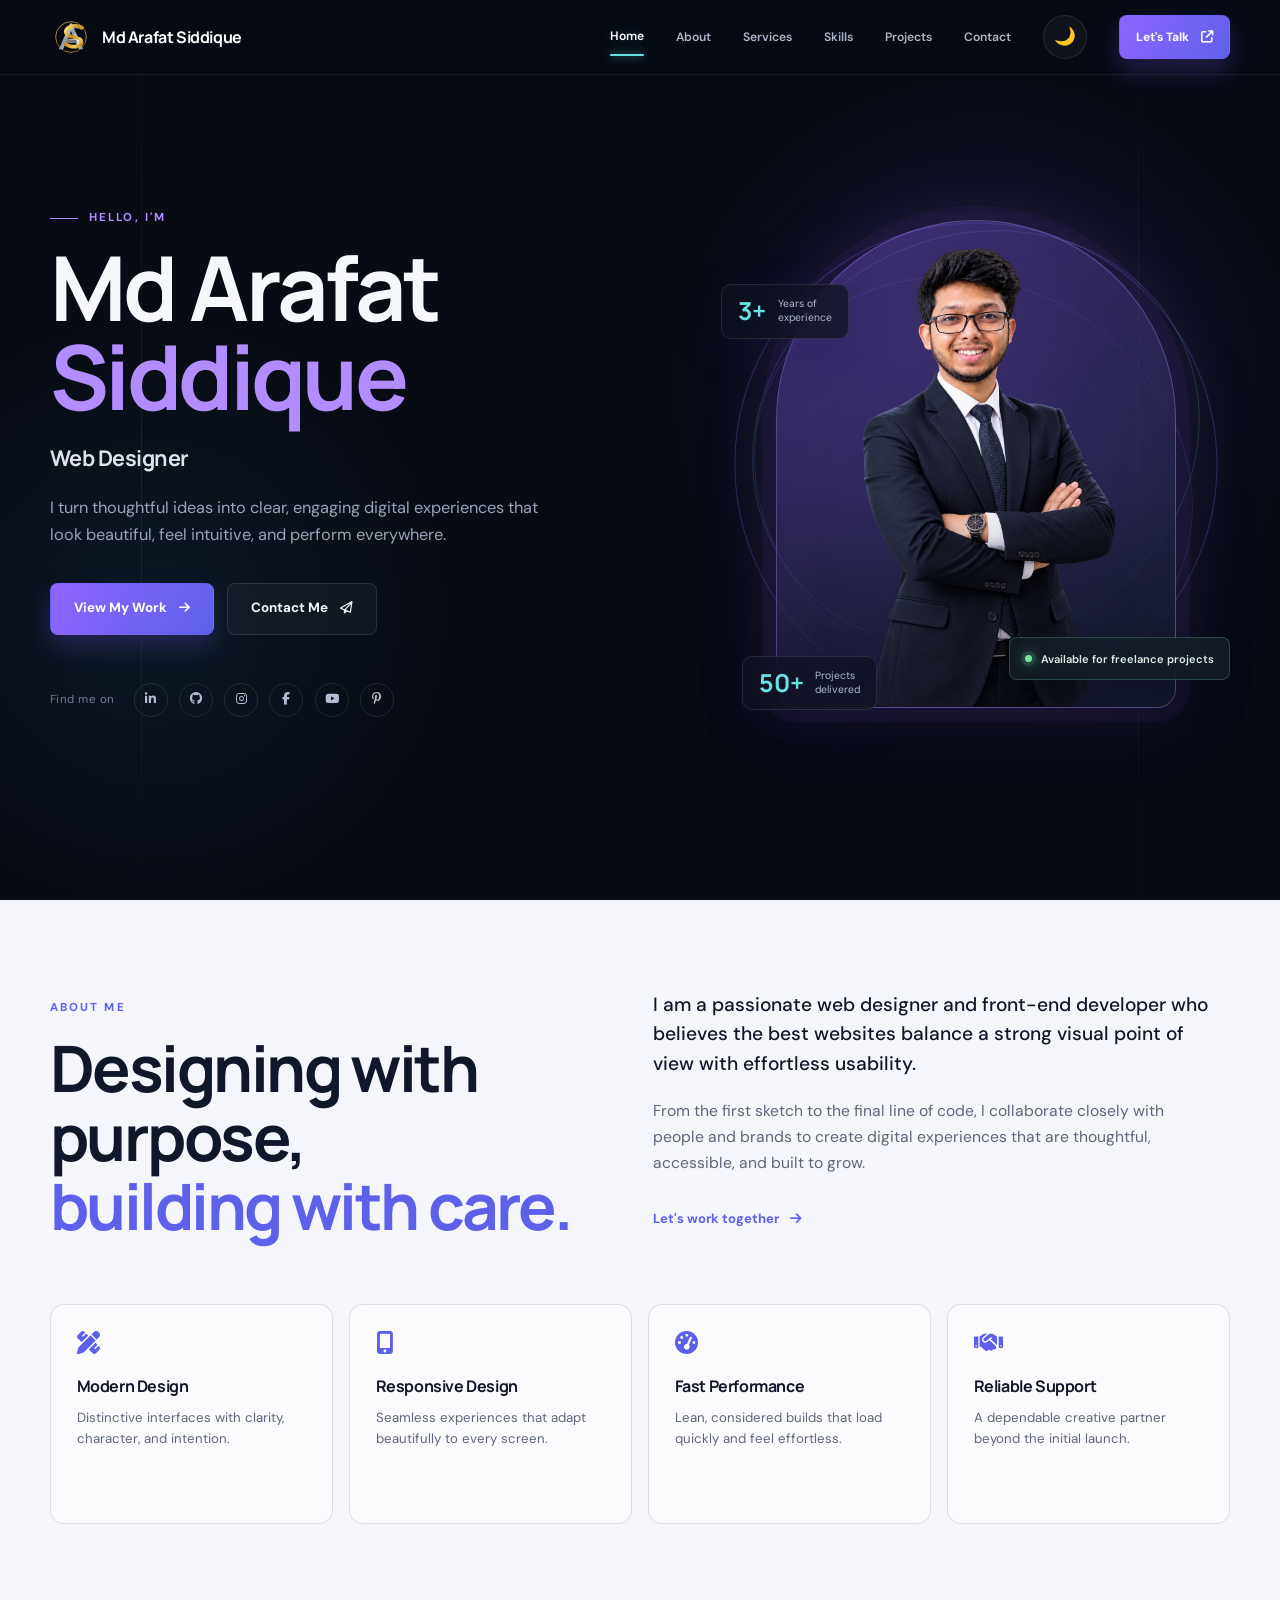
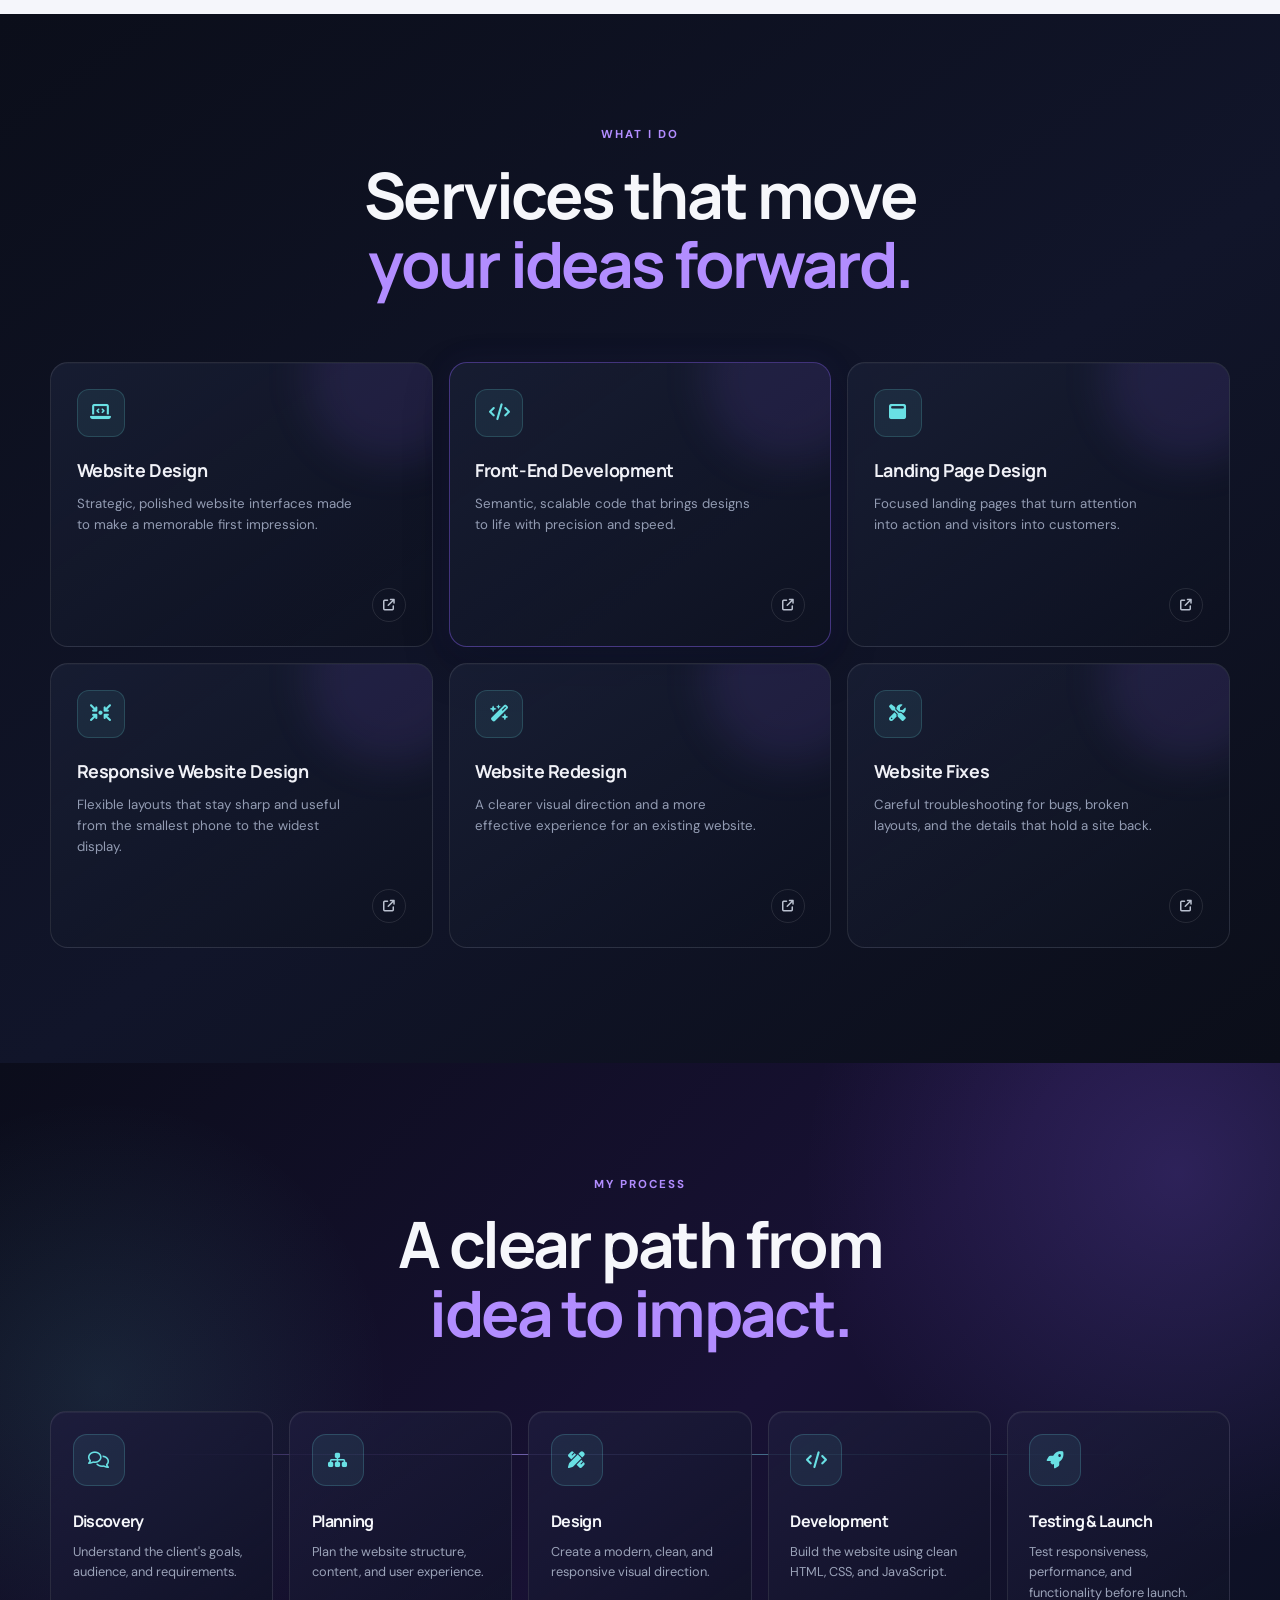
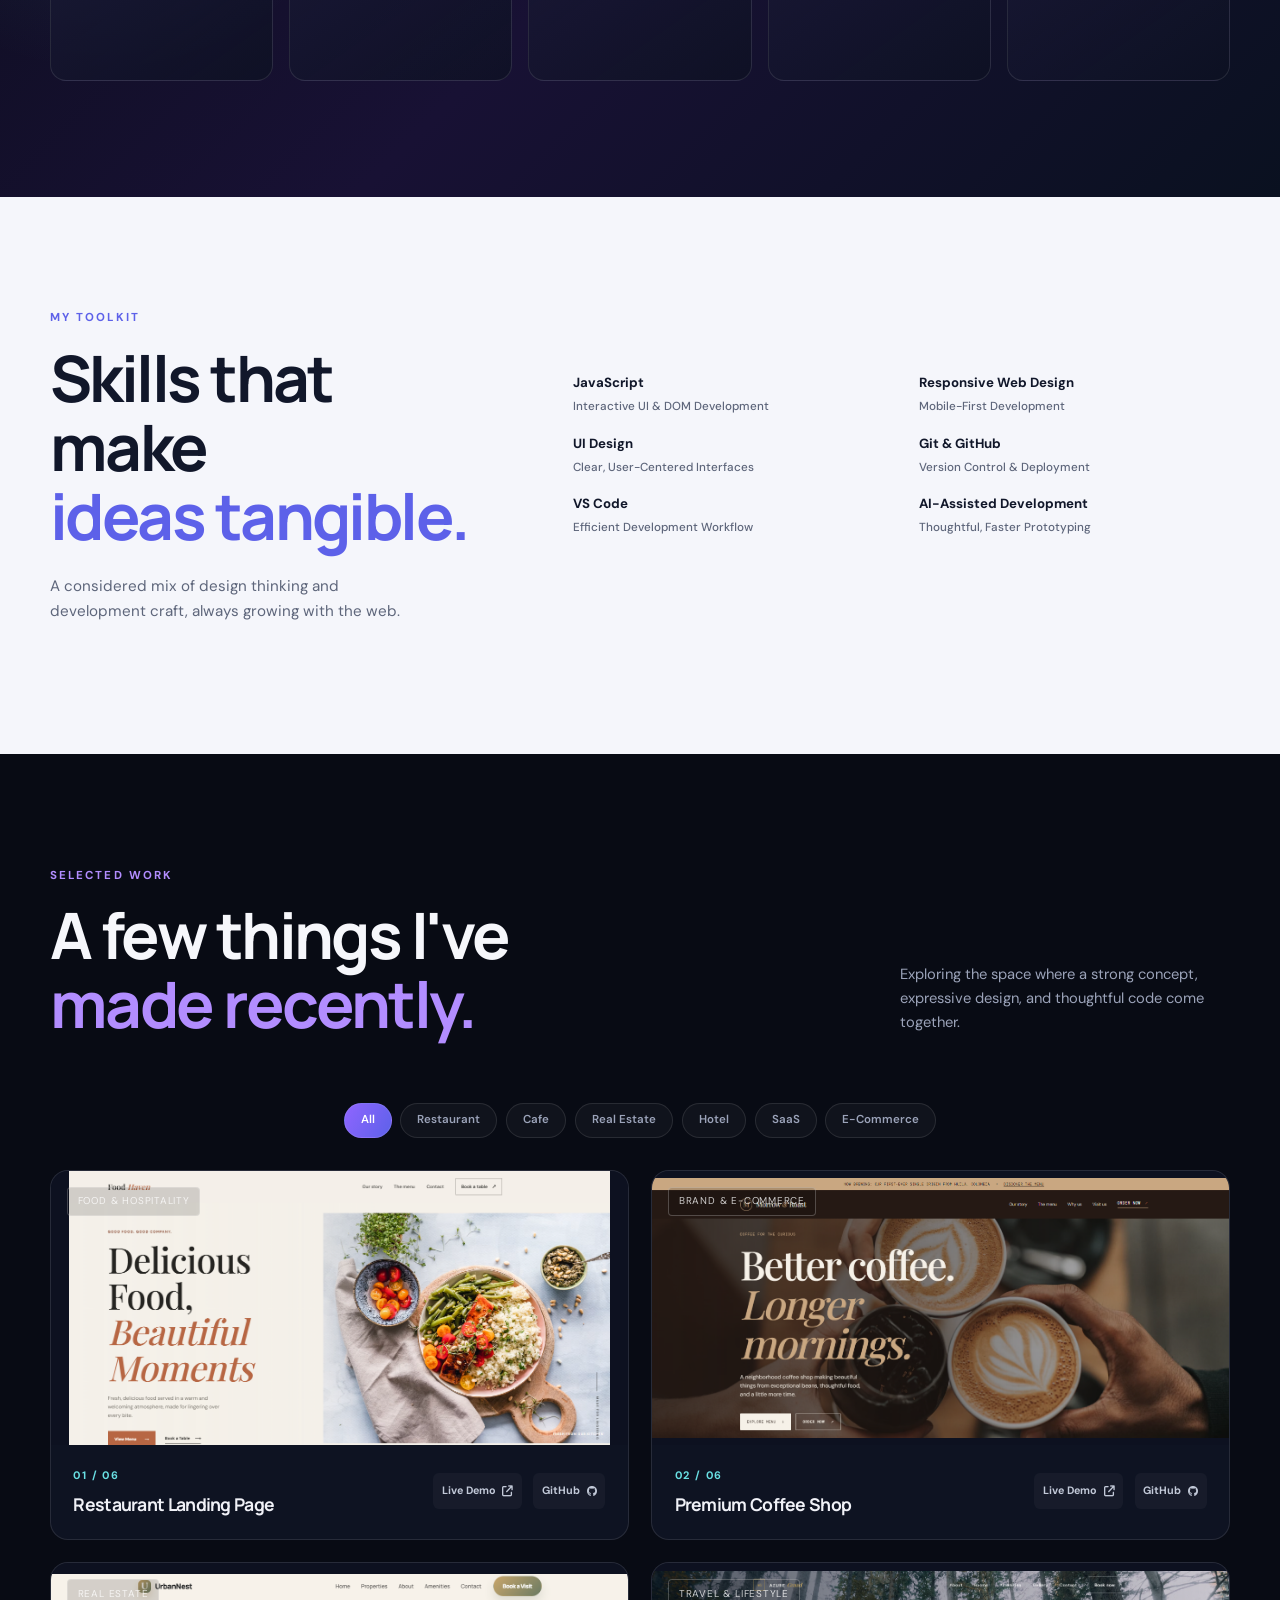
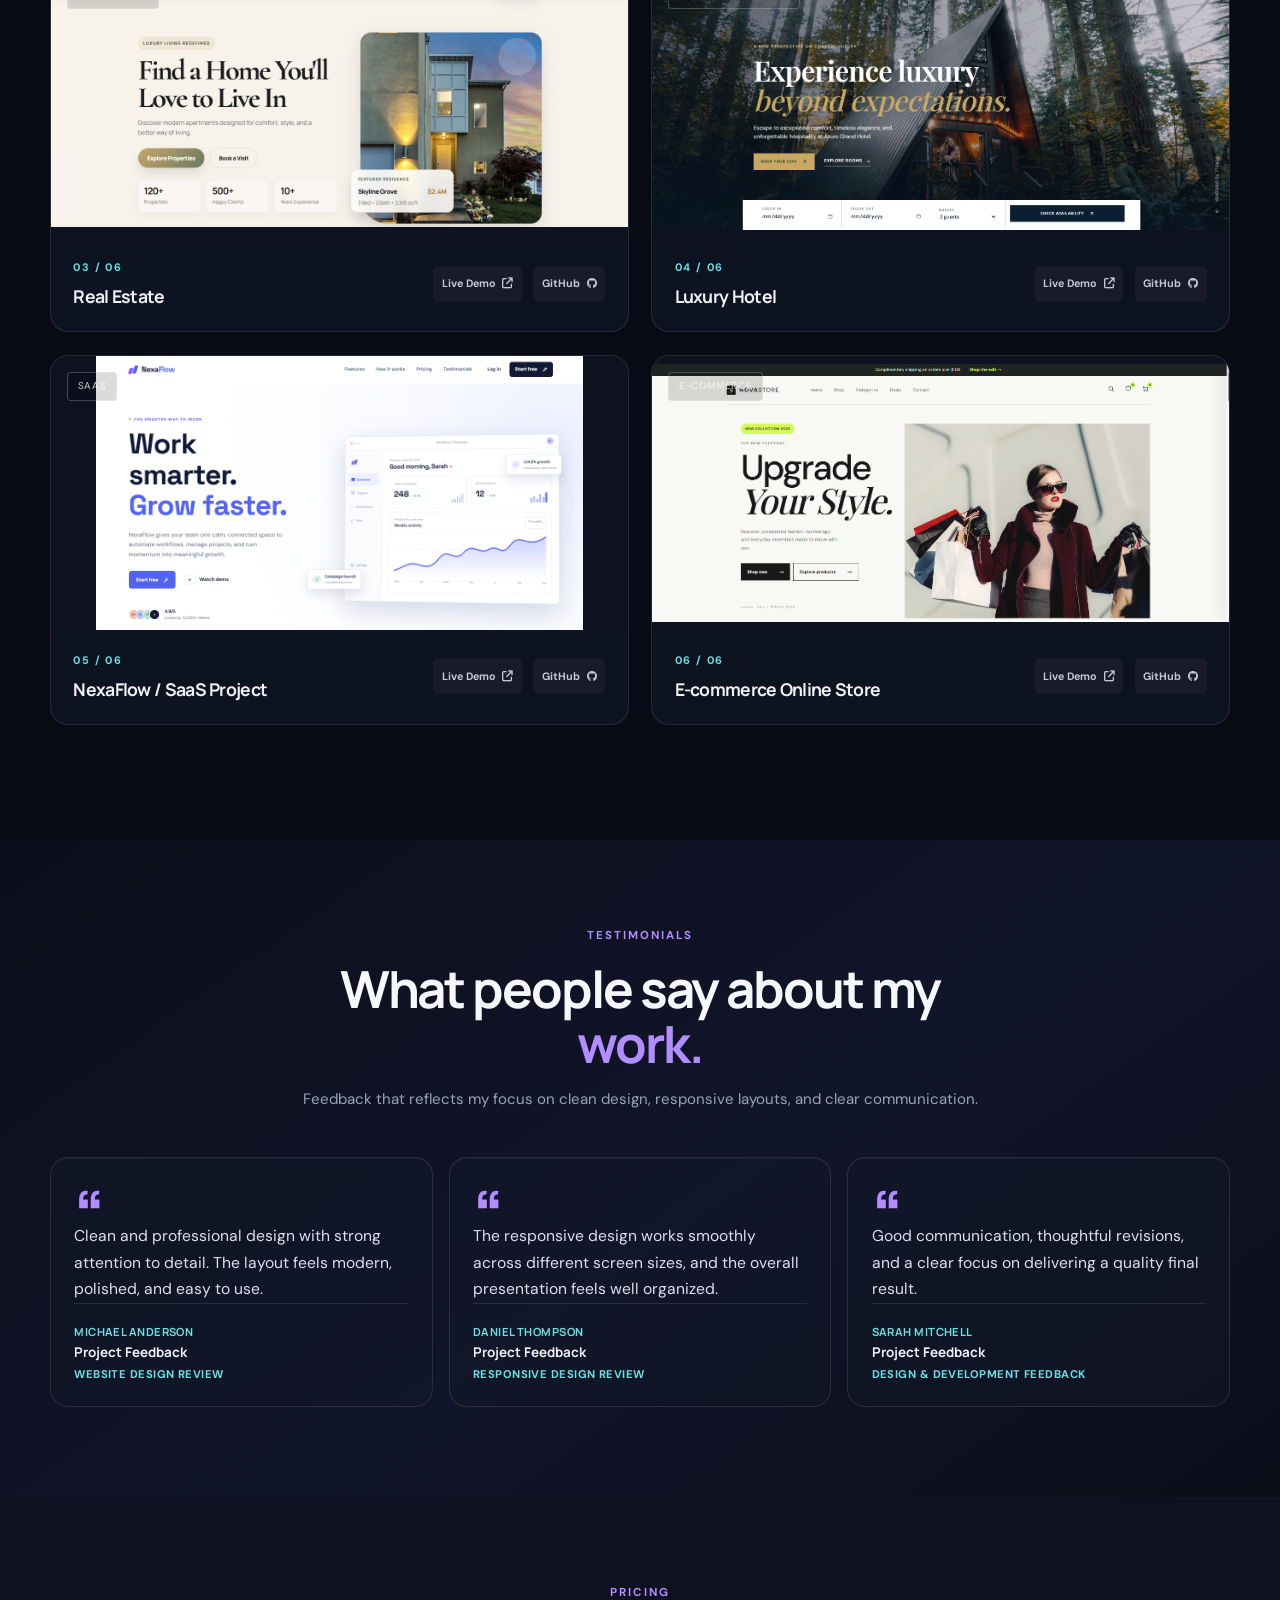
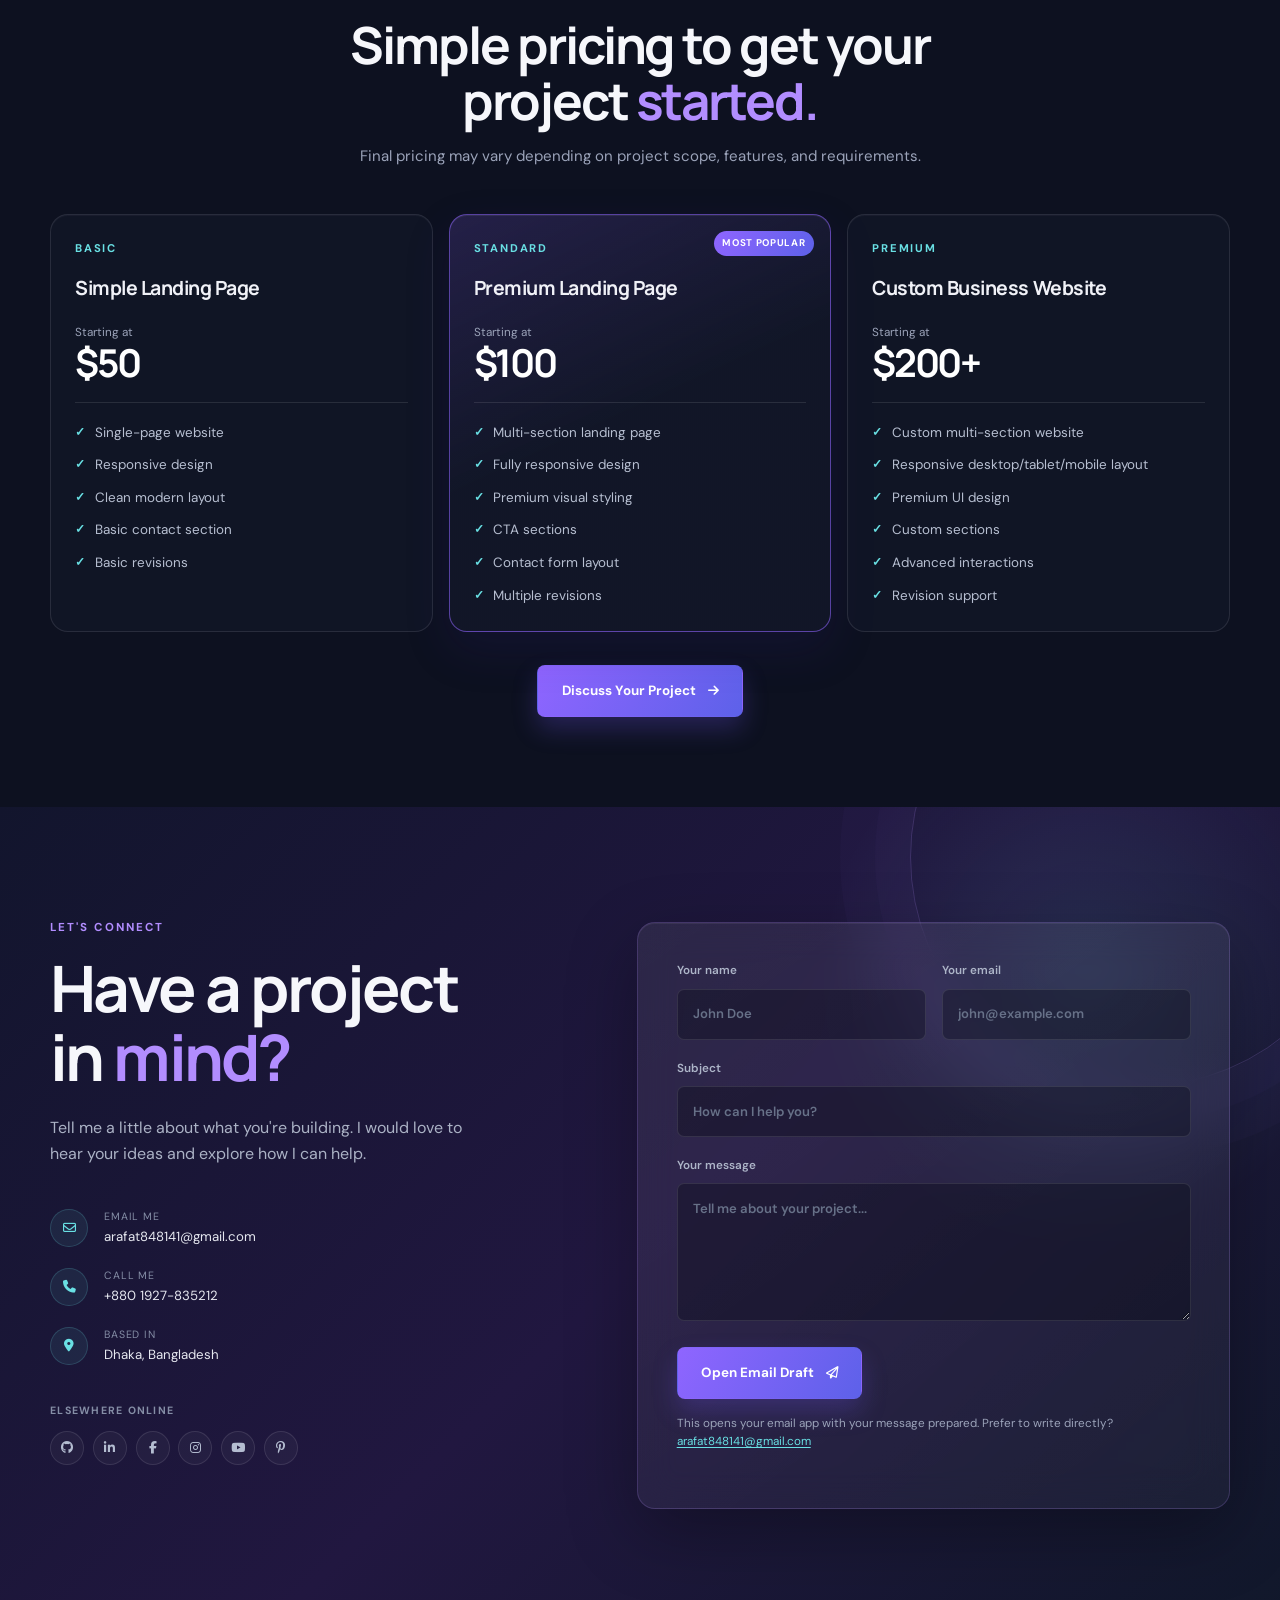
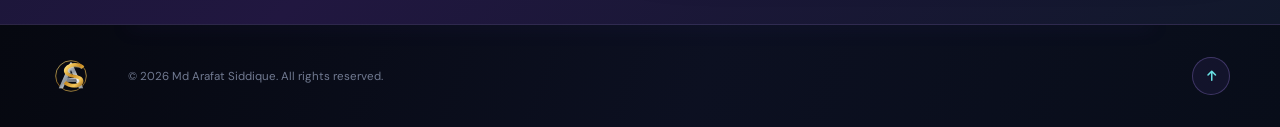
<file: index.html>
<!DOCTYPE html>
<html lang="en">
<head>
  <meta charset="UTF-8">
  <meta name="viewport" content="width=device-width, initial-scale=1.0">
  <meta name="description" content="Explore the portfolio of Md Arafat Siddique, a web designer based in Bangladesh, featuring selected website design projects and professional photos.">
  <meta name="robots" content="index, follow">
  <meta name="theme-color" content="#0d1117">
  <title>Md Arafat Siddique | Web Designer Portfolio in Bangladesh</title>
  <link rel="canonical" href="https://mdarafatsiddique.github.io/MdArafat-portfolio/">
  <meta property="og:type" content="website">
  <meta property="og:site_name" content="Md Arafat Siddique">
  <meta property="og:title" content="Md Arafat Siddique | Web Designer Portfolio in Bangladesh">
  <meta property="og:description" content="Explore the portfolio of Md Arafat Siddique, a web designer based in Bangladesh, featuring selected website design projects and professional photos.">
  <meta property="og:url" content="https://mdarafatsiddique.github.io/MdArafat-portfolio/">
  <meta property="og:image" content="https://mdarafatsiddique.github.io/MdArafat-portfolio/assets/md-arafat-siddique-web-designer-portrait.jpg">
  <meta property="og:image:type" content="image/jpeg">
  <meta property="og:image:width" content="1374">
  <meta property="og:image:height" content="1145">
  <meta property="og:image:alt" content="Md Arafat Siddique seated at a desk in a bright office">
  <meta name="twitter:card" content="summary_large_image">
  <meta name="twitter:title" content="Md Arafat Siddique | Web Designer Portfolio in Bangladesh">
  <meta name="twitter:description" content="Explore the portfolio of Md Arafat Siddique, a web designer based in Bangladesh, featuring selected website design projects and professional photos.">
  <meta name="twitter:image" content="https://mdarafatsiddique.github.io/MdArafat-portfolio/assets/md-arafat-siddique-web-designer-portrait.jpg">
  <meta name="twitter:image:alt" content="Md Arafat Siddique seated at a desk in a bright office">
  <link rel="icon" href="assets/md-arafat-siddique-logo.svg" type="image/svg+xml">
  <link rel="preload" href="arafat.png" as="image" type="image/png" fetchpriority="high">

  <script>
    document.documentElement.dataset.theme = 'dark';
  </script>

  <link rel="preconnect" href="https://fonts.googleapis.com">
  <link rel="preconnect" href="https://fonts.gstatic.com" crossorigin>
  <link href="https://fonts.googleapis.com/css2?family=DM+Sans:wght@400;500;600;700&amp;family=Manrope:wght@600;700;800&amp;display=swap" rel="stylesheet">
  <link rel="stylesheet" href="style.css">
  <link rel="stylesheet" href="https://cdnjs.cloudflare.com/ajax/libs/font-awesome/6.5.2/css/all.min.css" referrerpolicy="no-referrer">
  <script type="application/ld+json">
    {
      "@context": "https://schema.org",
      "@graph": [
        {
          "@type": "Person",
          "@id": "https://mdarafatsiddique.github.io/MdArafat-portfolio/#person",
          "name": "Md Arafat Siddique",
          "url": "https://mdarafatsiddique.github.io/MdArafat-portfolio/",
          "image": "https://mdarafatsiddique.github.io/MdArafat-portfolio/arafat.png",
          "jobTitle": "Web Designer",
          "email": "mailto:arafat848141@gmail.com",
          "sameAs": [
            "https://github.com/mdarafatsiddique",
            "https://www.linkedin.com/in/mdarafatsiddiquebd/",
            "https://www.facebook.com/MDARAFATSIDDIQUEAI",
            "https://www.instagram.com/mdarafatsiddiqueai/",
            "https://www.youtube.com/@ArafatMrAi",
            "https://www.pinterest.com/aiarafat1801/"
          ]
        },
        {
          "@type": "WebSite",
          "@id": "https://mdarafatsiddique.github.io/MdArafat-portfolio/#website",
          "url": "https://mdarafatsiddique.github.io/MdArafat-portfolio/",
          "name": "Md Arafat Siddique | Web Designer Portfolio in Bangladesh",
          "description": "Explore the portfolio of Md Arafat Siddique, a web designer based in Bangladesh, featuring selected website design projects and professional photos.",
          "inLanguage": "en",
          "publisher": { "@id": "https://mdarafatsiddique.github.io/MdArafat-portfolio/#person" }
        },
        {
          "@type": "WebPage",
          "@id": "https://mdarafatsiddique.github.io/MdArafat-portfolio/#webpage",
          "url": "https://mdarafatsiddique.github.io/MdArafat-portfolio/",
          "name": "Md Arafat Siddique | Web Designer Portfolio in Bangladesh",
          "description": "Explore the portfolio of Md Arafat Siddique, a web designer based in Bangladesh, featuring selected website design projects and professional photos.",
          "isPartOf": { "@id": "https://mdarafatsiddique.github.io/MdArafat-portfolio/#website" },
          "about": { "@id": "https://mdarafatsiddique.github.io/MdArafat-portfolio/#person" },
          "primaryImageOfPage": {
            "@type": "ImageObject",
            "contentUrl": "https://mdarafatsiddique.github.io/MdArafat-portfolio/assets/md-arafat-siddique-web-designer-portrait.jpg",
            "caption": "Md Arafat Siddique, Web Designer"
          }
        }
      ]
    }
  </script>
</head>
<body>
  <header class="site-header" id="top">
    <nav class="navbar container" aria-label="Primary navigation">
      <a class="brand" href="#home" aria-label="Md Arafat Siddique home"><img src="assets/md-arafat-siddique-logo.svg" alt="Md Arafat Siddique"><span>Md Arafat Siddique</span></a>

      <button class="menu-toggle" type="button" aria-expanded="false" aria-controls="primary-menu" aria-label="Open navigation menu">
        <span></span><span></span><span></span>
      </button>

      <div class="nav-menu" id="primary-menu">
        <a class="nav-link active" href="#home">Home</a>
        <a class="nav-link" href="#about">About</a>
        <a class="nav-link" href="#services">Services</a>
        <a class="nav-link" href="#skills">Skills</a>
        <a class="nav-link" href="#projects">Projects</a>
        <a class="nav-link" href="#contact">Contact</a>
        <button class="theme-toggle" type="button" data-theme-toggle aria-label="Switch to light mode" title="Switch to light mode"><span aria-hidden="true">🌙</span></button>
        <a class="button button-small button-accent" href="#contact">Let's Talk <i class="fa-solid fa-arrow-up-right-from-square" aria-hidden="true"></i></a>
      </div>
    </nav>
  </header>

  <main>
    <section class="hero section" id="home" aria-labelledby="hero-title">
      <div class="hero-grid container">
        <div class="hero-copy">
          <p class="eyebrow"><span class="eyebrow-line"></span> Hello, I'm</p>
          <h1 id="hero-title">Md Arafat <em>Siddique</em></h1>
          <p class="hero-role">Web Designer</p>
          <p class="hero-intro">I turn thoughtful ideas into clear, engaging digital experiences that look beautiful, feel intuitive, and perform everywhere.</p>
          <div class="hero-actions">
            <a class="button button-primary" href="#projects">View My Work <i class="fa-solid fa-arrow-right" aria-hidden="true"></i></a>
            <a class="button button-outline" href="#contact">Contact Me <i class="fa-regular fa-paper-plane" aria-hidden="true"></i></a>
          </div>
          <div class="hero-socials" aria-label="Social media links">
            <span>Find me on</span>
            <a href="https://www.linkedin.com/in/mdarafatsiddiquebd/" target="_blank" rel="noopener noreferrer" aria-label="LinkedIn Profile"><i class="fa-brands fa-linkedin-in" aria-hidden="true"></i></a>
            <a href="https://github.com/mdarafatsiddique" target="_blank" rel="noopener noreferrer" aria-label="GitHub Profile"><i class="fa-brands fa-github" aria-hidden="true"></i></a>
            <a href="https://www.instagram.com/mdarafatsiddiqueai/" target="_blank" rel="noopener noreferrer" aria-label="Instagram Profile"><i class="fa-brands fa-instagram" aria-hidden="true"></i></a>
            <a href="https://www.facebook.com/MDARAFATSIDDIQUEAI" target="_blank" rel="noopener noreferrer" aria-label="Facebook Profile"><i class="fa-brands fa-facebook-f" aria-hidden="true"></i></a>
            <a href="https://www.youtube.com/@ArafatMrAi" target="_blank" rel="noopener noreferrer" aria-label="YouTube Profile"><i class="fa-brands fa-youtube" aria-hidden="true"></i></a>
            <a href="https://www.pinterest.com/aiarafat1801/" target="_blank" rel="noopener noreferrer" aria-label="Pinterest Profile"><i class="fa-brands fa-pinterest-p" aria-hidden="true"></i></a>
          </div>
        </div>

        <div class="hero-visual">
          <div class="visual-ring" aria-hidden="true"></div>
          <div class="visual-orbit visual-orbit-one" aria-hidden="true"></div>
          <div class="visual-orbit visual-orbit-two" aria-hidden="true"></div>
          <div class="profile-frame">
            <img src="arafat.png" alt="Portrait of Md Arafat Siddique, Web Designer" width="1024" height="1536" fetchpriority="high" decoding="async">
          </div>
          <div class="availability-badge"><span class="status-dot"></span> Available for freelance projects</div>
          <div class="hero-stat hero-stat-top"><strong>3+</strong><span>Years of<br>experience</span></div>
          <div class="hero-stat hero-stat-bottom"><strong>50+</strong><span>Projects<br>delivered</span></div>
        </div>
      </div>
    </section>

    <section class="about section section-light" id="about" aria-labelledby="about-title">
      <div class="container about-grid">
        <div class="section-heading">
          <p class="eyebrow">About me</p>
          <h2 id="about-title">Designing with purpose,<br><em>building with care.</em></h2>
        </div>
        <div class="about-copy">
          <p class="lead">I am a passionate web designer and front-end developer who believes the best websites balance a strong visual point of view with effortless usability.</p>
          <p>From the first sketch to the final line of code, I collaborate closely with people and brands to create digital experiences that are thoughtful, accessible, and built to grow.</p>
          <div class="about-actions">
            <a class="text-link" href="#contact">Let's work together <i class="fa-solid fa-arrow-right" aria-hidden="true"></i></a>
            <button class="button button-outline gallery-trigger" type="button" aria-haspopup="dialog">View Gallery <i class="fa-regular fa-images" aria-hidden="true"></i></button>
          </div>
        </div>
      </div>
      <div class="container principles-grid">
        <article class="principle"><i class="fa-solid fa-pen-ruler" aria-hidden="true"></i><h3>Modern Design</h3><p>Distinctive interfaces with clarity, character, and intention.</p></article>
        <article class="principle"><i class="fa-solid fa-mobile-screen-button" aria-hidden="true"></i><h3>Responsive Design</h3><p>Seamless experiences that adapt beautifully to every screen.</p></article>
        <article class="principle"><i class="fa-solid fa-gauge-high" aria-hidden="true"></i><h3>Fast Performance</h3><p>Lean, considered builds that load quickly and feel effortless.</p></article>
        <article class="principle"><i class="fa-solid fa-handshake" aria-hidden="true"></i><h3>Reliable Support</h3><p>A dependable creative partner beyond the initial launch.</p></article>
      </div>
    </section>

    <section class="services section" id="services" aria-labelledby="services-title">
      <div class="container">
        <div class="section-heading section-heading-centered"><p class="eyebrow">What I do</p><h2 id="services-title">Services that move<br><em>your ideas forward.</em></h2></div>
        <div class="services-grid">
          <article class="service-card"><div class="service-icon"><i class="fa-solid fa-laptop-code" aria-hidden="true"></i></div><h3>Website Design</h3><p>Strategic, polished website interfaces made to make a memorable first impression.</p><a href="#contact" aria-label="Discuss Website Design"><i class="fa-solid fa-arrow-up-right-from-square" aria-hidden="true"></i></a></article>
          <article class="service-card featured-service"><div class="service-icon"><i class="fa-solid fa-code" aria-hidden="true"></i></div><h3>Front-End Development</h3><p>Semantic, scalable code that brings designs to life with precision and speed.</p><a href="#contact" aria-label="Discuss Front-End Development"><i class="fa-solid fa-arrow-up-right-from-square" aria-hidden="true"></i></a></article>
          <article class="service-card"><div class="service-icon"><i class="fa-solid fa-window-maximize" aria-hidden="true"></i></div><h3>Landing Page Design</h3><p>Focused landing pages that turn attention into action and visitors into customers.</p><a href="#contact" aria-label="Discuss Landing Page Design"><i class="fa-solid fa-arrow-up-right-from-square" aria-hidden="true"></i></a></article>
          <article class="service-card"><div class="service-icon"><i class="fa-solid fa-arrows-to-circle" aria-hidden="true"></i></div><h3>Responsive Website Design</h3><p>Flexible layouts that stay sharp and useful from the smallest phone to the widest display.</p><a href="#contact" aria-label="Discuss Responsive Website Design"><i class="fa-solid fa-arrow-up-right-from-square" aria-hidden="true"></i></a></article>
          <article class="service-card"><div class="service-icon"><i class="fa-solid fa-wand-magic-sparkles" aria-hidden="true"></i></div><h3>Website Redesign</h3><p>A clearer visual direction and a more effective experience for an existing website.</p><a href="#contact" aria-label="Discuss Website Redesign"><i class="fa-solid fa-arrow-up-right-from-square" aria-hidden="true"></i></a></article>
          <article class="service-card"><div class="service-icon"><i class="fa-solid fa-screwdriver-wrench" aria-hidden="true"></i></div><h3>Website Fixes</h3><p>Careful troubleshooting for bugs, broken layouts, and the details that hold a site back.</p><a href="#contact" aria-label="Discuss Website Fixes"><i class="fa-solid fa-arrow-up-right-from-square" aria-hidden="true"></i></a></article>
        </div>
      </div>
    </section>

    <section class="my-process section" id="my-process" aria-labelledby="my-process-title">
      <div class="container">
        <div class="section-heading section-heading-centered">
          <p class="eyebrow">My process</p>
          <h2 id="my-process-title">A clear path from<br><em>idea to impact.</em></h2>
        </div>
        <ol class="process-timeline" aria-label="Five-step project workflow">
          <li class="process-card">
            <span class="process-icon"><i class="fa-regular fa-comments" aria-hidden="true"></i></span>
            <div><h3>Discovery</h3><p>Understand the client's goals, audience, and requirements.</p></div>
          </li>
          <li class="process-card">
            <span class="process-icon"><i class="fa-solid fa-sitemap" aria-hidden="true"></i></span>
            <div><h3>Planning</h3><p>Plan the website structure, content, and user experience.</p></div>
          </li>
          <li class="process-card">
            <span class="process-icon"><i class="fa-solid fa-pen-ruler" aria-hidden="true"></i></span>
            <div><h3>Design</h3><p>Create a modern, clean, and responsive visual direction.</p></div>
          </li>
          <li class="process-card">
            <span class="process-icon"><i class="fa-solid fa-code" aria-hidden="true"></i></span>
            <div><h3>Development</h3><p>Build the website using clean HTML, CSS, and JavaScript.</p></div>
          </li>
          <li class="process-card">
            <span class="process-icon"><i class="fa-solid fa-rocket" aria-hidden="true"></i></span>
            <div><h3>Testing &amp; Launch</h3><p>Test responsiveness, performance, and functionality before launch.</p></div>
          </li>
        </ol>
      </div>
    </section>

    <section class="skills section section-light" id="skills" aria-labelledby="skills-title">
      <div class="container skills-grid">
        <div class="section-heading"><p class="eyebrow">My toolkit</p><h2 id="skills-title">Skills that make<br><em>ideas tangible.</em></h2><p class="heading-note">A considered mix of design thinking and development craft, always growing with the web.</p></div>
        <div class="skills-list" aria-label="Technical skills">
          <div class="skill-item"><span>HTML5</span><small>Semantic &amp; Accessible Structure</small></div>
          <div class="skill-item"><span>CSS3</span><small>Responsive Layouts &amp; Modern Styling</small></div>
          <div class="skill-item"><span>JavaScript</span><small>Interactive UI &amp; DOM Development</small></div>
          <div class="skill-item"><span>Responsive Web Design</span><small>Mobile-First Development</small></div>
          <div class="skill-item"><span>UI Design</span><small>Clear, User-Centered Interfaces</small></div>
          <div class="skill-item"><span>Git &amp; GitHub</span><small>Version Control &amp; Deployment</small></div>
          <div class="skill-item"><span>VS Code</span><small>Efficient Development Workflow</small></div>
          <div class="skill-item"><span>AI-Assisted Development</span><small>Thoughtful, Faster Prototyping</small></div>
        </div>
      </div>
    </section>

    <section class="projects section" id="projects" aria-labelledby="projects-title">
      <div class="container">
        <div class="projects-intro"><div class="section-heading"><p class="eyebrow">Selected work</p><h2 id="projects-title">A few things I've<br><em>made recently.</em></h2></div><p>Exploring the space where a strong concept, expressive design, and thoughtful code come together.</p></div>
        <div class="projects-grid">
          <article class="project-card project-restaurant" data-category="restaurant"><div class="project-visual"><img class="project-screenshot" src="assets/food-haven.png" alt="Food Haven restaurant website preview"><span class="project-label">Food &amp; Hospitality</span></div><div class="project-content"><div><span class="project-number">01 / 06</span><h3>Restaurant Landing Page</h3></div><div class="project-links"><a href="https://mdarafatsiddique.github.io/food-haven-restaurant/" target="_blank" rel="noopener noreferrer" aria-label="View Restaurant Landing Page live demo">Live Demo <i class="fa-solid fa-arrow-up-right-from-square" aria-hidden="true"></i></a><a href="https://github.com/mdarafatsiddique/food-haven-restaurant" target="_blank" rel="noopener noreferrer" aria-label="View Restaurant Landing Page GitHub repository">GitHub <i class="fa-brands fa-github" aria-hidden="true"></i></a></div></div></article>
          <article class="project-card project-coffee" data-category="cafe"><div class="project-visual"><img class="project-screenshot" src="assets/premium-cafe.png" alt="Premium Cafe website preview"><span class="project-label">Brand &amp; E-commerce</span></div><div class="project-content"><div><span class="project-number">02 / 06</span><h3>Premium Coffee Shop</h3></div><div class="project-links"><a href="https://mdarafatsiddique.github.io/day-02-premium-cafe/" target="_blank" rel="noopener noreferrer" aria-label="View Premium Coffee Shop live demo">Live Demo <i class="fa-solid fa-arrow-up-right-from-square" aria-hidden="true"></i></a><a href="https://github.com/mdarafatsiddique/day-02-premium-cafe" target="_blank" rel="noopener noreferrer" aria-label="View Premium Coffee Shop GitHub repository">GitHub <i class="fa-brands fa-github" aria-hidden="true"></i></a></div></div></article>
          <article class="project-card project-gym" data-category="real-estate"><div class="project-visual"><img class="project-screenshot" src="assets/real-estate.png" alt="Real Estate website preview"><span class="project-label">Real Estate</span></div><div class="project-content"><div><span class="project-number">03 / 06</span><h3>Real Estate</h3></div><div class="project-links"><a href="https://mdarafatsiddique.github.io/day-5-real-estate/" target="_blank" rel="noopener noreferrer" aria-label="View Real Estate live demo">Live Demo <i class="fa-solid fa-arrow-up-right-from-square" aria-hidden="true"></i></a><a href="https://github.com/mdarafatsiddique/day-3-fitness" target="_blank" rel="noopener noreferrer" aria-label="View Real Estate GitHub repository">GitHub <i class="fa-brands fa-github" aria-hidden="true"></i></a></div></div></article>
          <article class="project-card project-hotel" data-category="hotel"><div class="project-visual"><img class="project-screenshot" src="assets/luxury-hotel.png" alt="Luxury Hotel website preview"><span class="project-label">Travel &amp; Lifestyle</span></div><div class="project-content"><div><span class="project-number">04 / 06</span><h3>Luxury Hotel</h3></div><div class="project-links"><a href="https://mdarafatsiddique.github.io/day-04-luxury-hotel/" target="_blank" rel="noopener noreferrer" aria-label="View Luxury Hotel live demo">Live Demo <i class="fa-solid fa-arrow-up-right-from-square" aria-hidden="true"></i></a><a href="https://github.com/mdarafatsiddique/day-04-luxury-hotel" target="_blank" rel="noopener noreferrer" aria-label="View Luxury Hotel GitHub repository">GitHub <i class="fa-brands fa-github" aria-hidden="true"></i></a></div></div></article>
          <article class="project-card project-shop" data-category="saas"><div class="project-visual"><img class="project-screenshot" src="assets/nexaflow.png" alt="NexaFlow SaaS website preview"><span class="project-label">SaaS</span></div><div class="project-content"><div><span class="project-number">05 / 06</span><h3>NexaFlow / SaaS Project</h3></div><div class="project-links"><a href="https://mdarafatsiddique.github.io/Day-6-SaaS-Landing-Page/" target="_blank" rel="noopener noreferrer" aria-label="View NexaFlow SaaS Project live demo">Live Demo <i class="fa-solid fa-arrow-up-right-from-square" aria-hidden="true"></i></a><a href="https://github.com/mdarafatsiddique/day-17-ecommerce-online-store" target="_blank" rel="noopener noreferrer" aria-label="View NexaFlow SaaS Project GitHub repository">GitHub <i class="fa-brands fa-github" aria-hidden="true"></i></a></div></div></article>
          <article class="project-card project-portfolio" data-category="ecommerce"><div class="project-visual"><img class="project-screenshot" src="assets/ecommerce-store.png" alt="E-commerce Online Store website project by Md Arafat Siddique"><span class="project-label">E-Commerce</span></div><div class="project-content"><div><span class="project-number">06 / 06</span><h3>E-commerce Online Store</h3></div><div class="project-links"><a href="https://mdarafatsiddique.github.io/day-17-ecommerce-online-store/" target="_blank" rel="noopener noreferrer" aria-label="View E-commerce Online Store live demo">Live Demo <i class="fa-solid fa-arrow-up-right-from-square" aria-hidden="true"></i></a><a href="https://github.com/mdarafatsiddique/day-17-ecommerce-online-store" target="_blank" rel="noopener noreferrer" aria-label="View E-commerce Online Store GitHub repository">GitHub <i class="fa-brands fa-github" aria-hidden="true"></i></a></div></div></article>
        </div>
      </div>
    </section>

    <section class="testimonials section" id="testimonials" aria-labelledby="testimonials-title">
      <div class="container">
        <div class="section-heading section-heading-centered testimonials-intro">
          <p class="eyebrow">Testimonials</p>
          <h2 id="testimonials-title">What people say about my <em>work.</em></h2>
          <p>Feedback that reflects my focus on clean design, responsive layouts, and clear communication.</p>
        </div>
        <div class="testimonials-grid">
          <article class="testimonial-card" aria-label="Project feedback placeholder: Website Design Review">
            <span class="testimonial-quote" aria-hidden="true">“</span>
            <blockquote>Clean and professional design with strong attention to detail. The layout feels modern, polished, and easy to use.</blockquote>
            <footer class="testimonial-meta"><span class="testimonial-buyer">Michael Anderson</span><strong>Project Feedback</strong><span>Website Design Review</span></footer>
          </article>
          <article class="testimonial-card" aria-label="Project feedback placeholder: Responsive Design Review">
            <span class="testimonial-quote" aria-hidden="true">“</span>
            <blockquote>The responsive design works smoothly across different screen sizes, and the overall presentation feels well organized.</blockquote>
            <footer class="testimonial-meta"><span class="testimonial-buyer">Daniel Thompson</span><strong>Project Feedback</strong><span>Responsive Design Review</span></footer>
          </article>
          <article class="testimonial-card" aria-label="Project feedback placeholder: Design and Development Feedback">
            <span class="testimonial-quote" aria-hidden="true">“</span>
            <blockquote>Good communication, thoughtful revisions, and a clear focus on delivering a quality final result.</blockquote>
            <footer class="testimonial-meta"><span class="testimonial-buyer">Sarah Mitchell</span><strong>Project Feedback</strong><span>Design &amp; Development Feedback</span></footer>
          </article>
        </div>
      </div>
    </section>

    <section class="pricing section" id="pricing" aria-labelledby="pricing-title">
      <div class="container">
        <div class="section-heading section-heading-centered pricing-intro">
          <p class="eyebrow">Pricing</p>
          <h2 id="pricing-title">Simple pricing to get your project <em>started.</em></h2>
          <p>Final pricing may vary depending on project scope, features, and requirements.</p>
        </div>
        <div class="pricing-grid">
          <article class="pricing-card">
            <p class="pricing-plan">Basic</p>
            <h3>Simple Landing Page</h3>
            <p class="pricing-price"><span>Starting at</span><strong>$50</strong></p>
            <ul class="pricing-features">
              <li>Single-page website</li>
              <li>Responsive design</li>
              <li>Clean modern layout</li>
              <li>Basic contact section</li>
              <li>Basic revisions</li>
            </ul>
          </article>
          <article class="pricing-card pricing-card-popular">
            <span class="pricing-badge">Most Popular</span>
            <p class="pricing-plan">Standard</p>
            <h3>Premium Landing Page</h3>
            <p class="pricing-price"><span>Starting at</span><strong>$100</strong></p>
            <ul class="pricing-features">
              <li>Multi-section landing page</li>
              <li>Fully responsive design</li>
              <li>Premium visual styling</li>
              <li>CTA sections</li>
              <li>Contact form layout</li>
              <li>Multiple revisions</li>
            </ul>
          </article>
          <article class="pricing-card">
            <p class="pricing-plan">Premium</p>
            <h3>Custom Business Website</h3>
            <p class="pricing-price"><span>Starting at</span><strong>$200+</strong></p>
            <ul class="pricing-features">
              <li>Custom multi-section website</li>
              <li>Responsive desktop/tablet/mobile layout</li>
              <li>Premium UI design</li>
              <li>Custom sections</li>
              <li>Advanced interactions</li>
              <li>Revision support</li>
            </ul>
          </article>
        </div>
        <div class="pricing-cta"><a class="button button-primary" href="#contact">Discuss Your Project <i class="fa-solid fa-arrow-right" aria-hidden="true"></i></a></div>
      </div>
    </section>
    <section class="contact section" id="contact" aria-labelledby="contact-title">
      <div class="container contact-grid">
        <div class="contact-copy"><p class="eyebrow">Let's connect</p><h2 id="contact-title">Have a project<br>in <em>mind?</em></h2><p>Tell me a little about what you're building. I would love to hear your ideas and explore how I can help.</p><div class="contact-details"><a href="mailto:arafat848141@gmail.com"><i class="fa-regular fa-envelope" aria-hidden="true"></i><span><small>Email me</small>arafat848141@gmail.com</span></a><a href="tel:+8801927-835212"><i class="fa-solid fa-phone" aria-hidden="true"></i><span><small>Call me</small>+880 1927-835212</span></a><div><i class="fa-solid fa-location-dot" aria-hidden="true"></i><span><small>Based in</small>Dhaka, Bangladesh</span></div></div><div class="contact-socials" aria-label="Professional social profiles"><p>Elsewhere online</p><div class="social-profile-grid"><a href="https://github.com/mdarafatsiddique" target="_blank" rel="noopener noreferrer" aria-label="GitHub"><i class="fa-brands fa-github" aria-hidden="true"></i></a><a href="https://www.linkedin.com/in/mdarafatsiddiquebd/" target="_blank" rel="noopener noreferrer" aria-label="LinkedIn"><i class="fa-brands fa-linkedin-in" aria-hidden="true"></i></a><a href="https://www.facebook.com/MDARAFATSIDDIQUEAI" target="_blank" rel="noopener noreferrer" aria-label="Facebook"><i class="fa-brands fa-facebook-f" aria-hidden="true"></i></a><a href="https://www.instagram.com/mdarafatsiddiqueai/" target="_blank" rel="noopener noreferrer" aria-label="Instagram"><i class="fa-brands fa-instagram" aria-hidden="true"></i></a><a href="https://www.youtube.com/@ArafatMrAi" target="_blank" rel="noopener noreferrer" aria-label="YouTube"><i class="fa-brands fa-youtube" aria-hidden="true"></i></a><a href="https://www.pinterest.com/aiarafat1801/" target="_blank" rel="noopener noreferrer" aria-label="Pinterest"><i class="fa-brands fa-pinterest-p" aria-hidden="true"></i></a></div></div></div>
        <form class="contact-form" action="mailto:arafat848141@gmail.com" method="post" enctype="text/plain"><div class="form-row"><label for="name">Your name<input id="name" name="name" type="text" autocomplete="name" placeholder="John Doe" required></label><label for="email">Your email<input id="email" name="email" type="email" autocomplete="email" placeholder="john@example.com" required></label></div><label for="subject">Subject<input id="subject" name="subject" type="text" placeholder="How can I help you?" required></label><label for="message">Your message<textarea id="message" name="message" rows="5" placeholder="Tell me about your project..." required></textarea></label><button class="button button-primary" type="submit">Open Email Draft <i class="fa-regular fa-paper-plane" aria-hidden="true"></i></button><p class="form-fallback">This opens your email app with your message prepared. Prefer to write directly? <a href="mailto:arafat848141@gmail.com">arafat848141@gmail.com</a></p></form>
      </div>
    </section>
  </main>

  <div class="gallery-modal" data-gallery-modal hidden>
    <div class="gallery-dialog" role="dialog" aria-modal="true" aria-labelledby="gallery-modal-title">
      <div class="gallery-dialog-header">
        <div>
          <p class="eyebrow">Professional Gallery of Md Arafat Siddique</p>
          <h2 id="gallery-modal-title">A closer look at <em>the work.</em></h2>
        </div>
        <button class="gallery-close" type="button" data-gallery-close aria-label="Close professional gallery"><i class="fa-solid fa-xmark" aria-hidden="true"></i></button>
      </div>
      <div class="gallery-grid" data-gallery-grid>
        <figure class="gallery-card">
          <button class="gallery-thumb" type="button" aria-label="View Md Arafat Siddique pictured with a laptop in a web design portfolio graphic">
            <img src="assets/md-arafat-siddique-web-design-services.jpg" alt="Portrait of Md Arafat Siddique beside a web design services graphic" width="1677" height="938" loading="lazy" decoding="async">
          </button>
          <figcaption>Md Arafat Siddique's web design services</figcaption>
        </figure>
        <figure class="gallery-card">
          <button class="gallery-thumb" type="button" aria-label="View Md Arafat Siddique featured in a portfolio graphic for modern website design">
            <img src="assets/md-arafat-siddique-modern-website-design.jpg" alt="Md Arafat Siddique featured in a modern website design graphic" width="1677" height="938" loading="lazy" decoding="async">
          </button>
          <figcaption>Modern website design by Md Arafat Siddique</figcaption>
        </figure>
        <figure class="gallery-card">
          <button class="gallery-thumb" type="button" aria-label="View Md Arafat Siddique in a professional profile graphic for web design services">
            <img src="assets/md-arafat-siddique-responsive-web-design.jpg" alt="Md Arafat Siddique in a responsive web design portfolio graphic" width="1677" height="938" loading="lazy" decoding="async">
          </button>
          <figcaption>Responsive web design by Md Arafat Siddique</figcaption>
        </figure>
        <figure class="gallery-card">
          <button class="gallery-thumb" type="button" aria-label="View Md Arafat Siddique portrait overlaid on a website design portfolio graphic">
            <img src="assets/md-arafat-siddique-creative-web-design.jpg" alt="Md Arafat Siddique pictured with examples of creative website designs" width="1677" height="938" loading="lazy" decoding="async">
          </button>
          <figcaption>Creative website design portfolio of Md Arafat Siddique</figcaption>
        </figure>
        <figure class="gallery-card">
          <button class="gallery-thumb" type="button" aria-label="View Md Arafat Siddique, Web Designer and Front-End Developer image">
            <img src="assets/md-arafat-siddique-web-designer-portrait.jpg" alt="Md Arafat Siddique seated at a desk in a bright office" width="1374" height="1145" loading="lazy" decoding="async">
          </button>
          <figcaption>Md Arafat Siddique, Web Designer</figcaption>
        </figure>
        <figure class="gallery-card">
          <button class="gallery-thumb" type="button" aria-label="View Md Arafat Siddique, Web Designer in Bangladesh image">
            <img src="assets/md-arafat-siddique-working-at-laptop.jpg" alt="Md Arafat Siddique working at a laptop in a blue-lit office" width="1536" height="1024" loading="lazy" decoding="async">
          </button>
          <figcaption>Md Arafat Siddique at work in Bangladesh</figcaption>
        </figure>
        <figure class="gallery-card">
          <button class="gallery-thumb" type="button" aria-label="View Md Arafat Siddique working as a Front-End Developer image">
            <img src="assets/md-arafat-siddique-web-design-workspace.jpg" alt="Md Arafat Siddique in a workspace with a coding screen" width="1537" height="1023" loading="lazy" decoding="async">
          </button>
          <figcaption>Md Arafat Siddique working on modern web experiences</figcaption>
        </figure>
        <figure class="gallery-card">
          <button class="gallery-thumb" type="button" aria-label="View Md Arafat Siddique professional Web Designer image">
            <img src="assets/md-arafat-siddique-web-designer-banner.jpg" alt="Md Arafat Siddique standing with folded arms in a web design banner" width="2056" height="765" loading="lazy" decoding="async">
          </button>
          <figcaption>Web design services from Md Arafat Siddique</figcaption>
        </figure>
        <figure class="gallery-card">
          <button class="gallery-thumb" type="button" aria-label="View Md Arafat Siddique, Web Designer and Landing Page Developer image">
            <img src="assets/md-arafat-siddique-website-design-projects.jpg" alt="Md Arafat Siddique with website mockups in a design portfolio banner" width="2056" height="765" loading="lazy" decoding="async">
          </button>
          <figcaption>Website design projects by Md Arafat Siddique</figcaption>
        </figure>
      </div>
      <div class="gallery-viewer" data-gallery-viewer hidden>
        <button class="gallery-viewer-back" type="button" data-gallery-viewer-back><i class="fa-solid fa-arrow-left" aria-hidden="true"></i> Back to gallery</button>
        <div class="gallery-viewer-stage">
          <button class="gallery-nav gallery-nav-previous" type="button" data-gallery-previous aria-label="View previous gallery image"><i class="fa-solid fa-chevron-left" aria-hidden="true"></i></button>
          <img class="gallery-viewer-image" data-gallery-viewer-image alt="" tabindex="-1" decoding="async">
          <button class="gallery-nav gallery-nav-next" type="button" data-gallery-next aria-label="View next gallery image"><i class="fa-solid fa-chevron-right" aria-hidden="true"></i></button>
        </div>
        <p class="gallery-viewer-caption" data-gallery-viewer-caption></p>
      </div>
    </div>
  </div>

  <footer class="site-footer"><div class="container footer-inner"><a class="logo" href="#home" aria-label="Md Arafat Siddique home"><img class="footer-logo" src="assets/md-arafat-siddique-logo.svg" alt="Md Arafat Siddique"></a><p>&copy; 2026 Md Arafat Siddique. All rights reserved.</p><a class="back-to-top" href="#top" aria-label="Back to top"><i class="fa-solid fa-arrow-up" aria-hidden="true"></i></a></div></footer>

  <script src="script.js" defer></script>
</body>
</html>
</file>
<file: style.css>
:root {
  --bg: #080b14;
  --bg-soft: #0d1120;
  --surface: rgba(18, 23, 40, 0.76);
  --surface-solid: #121729;
  --surface-light: #f5f6fb;
  --line: rgba(255, 255, 255, 0.1);
  --line-dark: rgba(16, 21, 39, 0.12);
  --text: #f6f7fb;
  --muted: #9ba3b9;
  --ink: #11172a;
  --ink-muted: #5e667b;
  --purple: #8f65ff;
  --purple-bright: #b28dff;
  --indigo: #5d61e9;
  --cyan: #69e0e4;
  --success: #76e6a7;
  --container: 1180px;
  --space-section: clamp(5rem, 9vw, 9rem);
  --shadow: 0 24px 70px rgba(0, 0, 0, 0.3);
  --shadow-soft: 0 14px 45px rgba(31, 20, 78, 0.2);
  --radius: 18px;
  --ease: cubic-bezier(0.22, 1, 0.36, 1);
  --filter-bg: rgba(255, 255, 255, 0.035);
  --filter-hover-text: #fff;
  --filter-hover-border: rgba(178, 141, 255, 0.45);
}

html,
body,
button,
a,
input,
textarea,
.site-header,
.nav-menu,
.section,
.service-card,
.process-card,
.project-card,
.testimonial-card,
.pricing-card,
.contact-form,
.site-footer {
  transition: background-color 320ms ease, background 320ms ease, border-color 320ms ease, color 320ms ease, box-shadow 320ms ease;
}

html[data-theme='light'] {
  --bg: #f3f5f8;
  --bg-soft: #e9edf4;
  --surface: rgba(255, 255, 255, 0.86);
  --surface-solid: #fff;
  --surface-light: #fbfcfe;
  --line: rgba(24, 31, 53, 0.14);
  --line-dark: rgba(24, 31, 53, 0.13);
  --text: #182039;
  --muted: #5d667b;
  --ink: #182039;
  --ink-muted: #596277;
  --purple-bright: #7048d2;
  --indigo: #4d52c5;
  --shadow: 0 24px 70px rgba(52, 61, 95, 0.16);
  --shadow-soft: 0 14px 45px rgba(52, 61, 95, 0.12);
  --filter-bg: rgba(255, 255, 255, 0.72);
  --filter-hover-text: #1b2140;
  --filter-hover-border: rgba(112, 72, 210, 0.45);
}

*,
*::before,
*::after {
  box-sizing: border-box;
}

html {
  scroll-behavior: smooth;
  scroll-padding-top: 92px;
}

body {
  margin: 0;
  min-width: 320px;
  overflow-x: hidden;
  color: var(--text);
  background: var(--bg);
  font-family: 'DM Sans', sans-serif;
  font-size: 16px;
  line-height: 1.65;
  -webkit-font-smoothing: antialiased;
}

html[data-theme='light'] body {
  color-scheme: light;
}

img,
svg {
  display: block;
  max-width: 100%;
}

button,
input,
textarea {
  font: inherit;
}

button,
a {
  -webkit-tap-highlight-color: transparent;
}

a {
  color: inherit;
  text-decoration: none;
}

button {
  border: 0;
}

:where(a, button, input, textarea, select):focus-visible {
  outline: 3px solid var(--cyan);
  outline-offset: 3px;
}

p,
h1,
h2,
h3 {
  margin-top: 0;
}

h1,
h2,
h3,
.logo {
  font-family: 'Manrope', sans-serif;
}

h1,
h2,
h3,
p {
  overflow-wrap: break-word;
}

.container {
  width: min(var(--container), calc(100% - 3rem));
  margin-inline: auto;
}

.section {
  position: relative;
  padding-block: var(--space-section);
}

.section-light {
  color: var(--ink);
  background: var(--surface-light);
}

.eyebrow {
  display: flex;
  align-items: center;
  gap: 0.7rem;
  margin-bottom: 1.2rem;
  color: var(--purple-bright);
  font-size: 0.72rem;
  font-weight: 700;
  letter-spacing: 0.18em;
  line-height: 1;
  text-transform: uppercase;
}

.section-light .eyebrow {
  color: var(--indigo);
}

.eyebrow-line {
  width: 28px;
  height: 1px;
  background: currentColor;
}

h1,
h2,
h3 {
  letter-spacing: -0.04em;
}

h2 {
  margin-bottom: 0;
  font-size: clamp(2.4rem, 5vw, 4.4rem);
  line-height: 1.08;
}

h2 em,
h1 em {
  color: var(--purple-bright);
  font-style: normal;
}

.section-light h2 em {
  color: var(--indigo);
}

.button {
  display: inline-flex;
  align-items: center;
  justify-content: center;
  gap: 0.75rem;
  min-height: 52px;
  padding: 0.8rem 1.45rem;
  border: 1px solid transparent;
  border-radius: 8px;
  font-size: 0.84rem;
  font-weight: 700;
  line-height: 1.2;
  transition: transform 240ms var(--ease), background-color 240ms var(--ease), border-color 240ms var(--ease), box-shadow 240ms var(--ease), color 240ms var(--ease);
}

.button:hover {
  transform: translateY(-2px);
}

.button:active {
  transform: translateY(-1px) scale(0.99);
  transition-duration: 100ms;
}

.button i {
  font-size: 0.78rem;
}

.button-primary,
.button-accent {
  color: #fff;
  background: linear-gradient(120deg, var(--purple), var(--indigo));
  box-shadow: 0 12px 25px rgba(103, 79, 221, 0.28);
}

.button-primary:hover,
.button-accent:hover {
  box-shadow: 0 18px 38px rgba(103, 79, 221, 0.48);
}

.button-outline {
  color: var(--text);
  border-color: var(--line);
  background: rgba(255, 255, 255, 0.035);
}

.button-outline:hover {
  border-color: rgba(178, 141, 255, 0.55);
  background: rgba(143, 101, 255, 0.1);
}

.button-small {
  min-height: 44px;
  padding: 0.65rem 1rem;
  font-size: 0.75rem;
}

.theme-toggle {
  display: grid;
  width: 44px;
  height: 44px;
  flex: 0 0 44px;
  place-items: center;
  border: 1px solid var(--line);
  border-radius: 50%;
  color: var(--cyan);
  background: var(--filter-bg);
  cursor: pointer;
  font-size: 1.1rem;
  line-height: 1;
  transition: color 200ms ease, border-color 200ms ease, background-color 200ms ease, transform 200ms ease;
}

.theme-toggle:hover {
  border-color: var(--cyan);
  background: rgba(105, 224, 228, 0.12);
  transform: translateY(-2px);
}

/* Header */
.site-header {
  position: fixed;
  z-index: 20;
  top: 0;
  right: 0;
  left: 0;
  border-bottom: 1px solid rgba(255, 255, 255, 0.07);
  background: rgba(8, 11, 20, 0.58);
  backdrop-filter: blur(18px);
  -webkit-backdrop-filter: blur(18px);
  transition: background-color 240ms ease, border-color 240ms ease, box-shadow 240ms ease, backdrop-filter 240ms ease;
}

.site-header.is-scrolled {
  border-bottom-color: rgba(178, 141, 255, 0.24);
  background: rgba(8, 11, 20, 0.82);
  box-shadow: 0 12px 38px rgba(0, 0, 0, 0.28);
  backdrop-filter: blur(24px) saturate(130%);
  -webkit-backdrop-filter: blur(24px) saturate(130%);
}

.navbar {
  display: flex;
  align-items: center;
  justify-content: space-between;
  min-height: 74px;
}

.brand {
  display: flex;
  align-items: center;
  gap: 10px;
  flex: 0 1 auto;
  min-width: 0;
  color: #fff;
  font-family: 'Manrope', sans-serif;
  font-size: 1rem;
  font-weight: 700;
  letter-spacing: -0.025em;
  line-height: 1;
  white-space: nowrap;
}

.brand img {
  display: block;
  width: auto;
  height: 42px;
  max-width: 50px;
  flex: 0 0 auto;
  object-fit: contain;
}

.nav-menu {
  display: flex;
  align-items: center;
  gap: clamp(1rem, 2.5vw, 2rem);
}

.nav-link {
  position: relative;
  color: #aeb5c8;
  font-size: 0.76rem;
  font-weight: 600;
  transition: color 200ms ease, transform 200ms ease, text-shadow 200ms ease;
}

.nav-link::after {
  position: absolute;
  right: 0;
  bottom: -0.65rem;
  left: 0;
  height: 2px;
  content: '';
  background: var(--cyan);
  transform: scaleX(0);
  transform-origin: center;
  border-radius: 2px;
  transition: transform 200ms ease, box-shadow 200ms ease;
}

.nav-link:hover,
.nav-link.active {
  color: #fff;
  transform: translateY(-1px);
}

.nav-link:hover::after,
.nav-link.active::after {
  transform: scaleX(1);
}

.nav-link.active {
  text-shadow: 0 0 14px rgba(105, 224, 228, 0.3);
}

.nav-link.active::after {
  box-shadow: 0 0 10px rgba(105, 224, 228, 0.72);
}

.menu-toggle {
  display: none;
  width: 42px;
  height: 42px;
  padding: 0.7rem;
  cursor: pointer;
  border: 1px solid var(--line);
  border-radius: 8px;
  background: rgba(255, 255, 255, 0.04);
}

.menu-toggle span {
  display: block;
  width: 100%;
  height: 2px;
  margin: 4px 0;
  background: #fff;
  transition: transform 180ms ease, opacity 180ms ease;
}

.menu-toggle:focus-visible {
  border-color: var(--cyan);
  box-shadow: 0 0 0 4px rgba(105, 224, 228, 0.12);
}

.menu-toggle.is-open span:first-child {
  transform: translateY(6px) rotate(45deg);
}

.menu-toggle.is-open span:nth-child(2) {
  opacity: 0;
}

.menu-toggle.is-open span:last-child {
  transform: translateY(-6px) rotate(-45deg);
}

/* Hero */
.hero {
  display: flex;
  align-items: center;
  min-height: min(900px, 100vh);
  padding-top: 9rem;
  overflow: hidden;
  background: radial-gradient(circle at 77% 43%, rgba(90, 69, 181, 0.2), transparent 28%), radial-gradient(circle at 12% 68%, rgba(41, 146, 182, 0.09), transparent 23%), var(--bg);
}

.hero::before,
.hero::after {
  position: absolute;
  z-index: 0;
  width: 1px;
  height: 100%;
  content: '';
  background: linear-gradient(transparent, rgba(255, 255, 255, 0.08), transparent);
}

.hero::before {
  left: 11%;
}

.hero::after {
  right: 11%;
}

.hero-grid {
  position: relative;
  z-index: 1;
  display: grid;
  grid-template-columns: minmax(0, 1fr) minmax(360px, 0.86fr);
  align-items: center;
  gap: 5rem;
}

.hero-copy {
  max-width: 650px;
}

.hero h1 {
  max-width: 650px;
  margin-bottom: 1.25rem;
  font-size: clamp(3.3rem, 7vw, 6.6rem);
  line-height: 0.99;
}

.hero-role {
  margin-bottom: 1.2rem;
  color: #dfe2eb;
  font-family: 'Manrope', sans-serif;
  font-size: clamp(1.05rem, 2vw, 1.35rem);
  font-weight: 700;
  letter-spacing: -0.025em;
}

.hero-role span {
  margin-inline: 0.35rem;
  color: var(--cyan);
}

.hero-intro {
  max-width: 510px;
  margin-bottom: 2.1rem;
  color: var(--muted);
  font-size: 1.02rem;
}

.hero-actions {
  display: flex;
  flex-wrap: wrap;
  gap: 0.8rem;
  margin-bottom: 3rem;
}

.hero-socials,
.footer-socials {
  display: flex;
  align-items: center;
  gap: 0.7rem;
}

.hero-socials > span {
  margin-right: 0.5rem;
  color: #737c94;
  font-size: 0.72rem;
  letter-spacing: 0.04em;
}

.hero-socials a,
.footer-socials a {
  display: grid;
  width: 34px;
  height: 34px;
  place-items: center;
  border: 1px solid var(--line);
  border-radius: 50%;
  color: #b4bdd1;
  font-size: 0.78rem;
  transition: color 200ms ease, border-color 200ms ease, background-color 200ms ease, transform 200ms ease;
}

.hero-socials a:hover,
.footer-socials a:hover {
  color: #fff;
  border-color: var(--cyan);
  background: rgba(105, 224, 228, 0.12);
  transform: translateY(-3px);
}

.hero-visual {
  position: relative;
  min-height: 600px;
}

.profile-frame {
  position: absolute;
  z-index: 2;
  top: 50%;
  left: 50%;
  width: min(100%, 400px);
  aspect-ratio: 0.82;
  overflow: hidden;
  border: 1px solid rgba(178, 141, 255, 0.34);
  border-radius: 210px 210px 20px 20px;
  background: linear-gradient(145deg, rgba(143, 101, 255, 0.38), rgba(24, 30, 56, 0.9));
  box-shadow: 0 0 0 14px rgba(143, 101, 255, 0.055), 0 0 80px rgba(111, 77, 220, 0.23), var(--shadow);
  transform: translate(-50%, -50%);
}

.profile-frame::after {
  position: absolute;
  inset: 0;
  pointer-events: none;
  content: '';
  background: linear-gradient(180deg, transparent 55%, rgba(8, 11, 20, 0.35));
}

.profile-frame img {
  width: 100%;
  height: 100%;
  object-fit: contain;
  object-position: center;
}

.visual-ring,
.visual-orbit {
  position: absolute;
  border: 1px solid rgba(143, 101, 255, 0.3);
  border-radius: 50%;
  pointer-events: none;
}

.visual-ring {
  top: 50%;
  left: 50%;
  width: min(95%, 520px);
  aspect-ratio: 1;
  background: radial-gradient(circle, rgba(143, 101, 255, 0.1), transparent 64%);
  transform: translate(-50%, -50%);
}

.visual-orbit-one {
  top: 12%;
  left: 5%;
  width: 90%;
  height: 68%;
  border-color: rgba(105, 224, 228, 0.19);
  transform: rotate(-28deg);
}

.visual-orbit-two {
  top: 20%;
  left: 5%;
  width: 89%;
  height: 66%;
  border-color: rgba(143, 101, 255, 0.2);
  transform: rotate(31deg);
}

.availability-badge {
  position: absolute;
  z-index: 4;
  right: 0;
  bottom: 14%;
  display: flex;
  align-items: center;
  gap: 0.55rem;
  max-width: calc(100% - 1rem);
  padding: 0.72rem 0.95rem;
  border: 1px solid rgba(118, 230, 167, 0.22);
  border-radius: 8px;
  color: #dceee3;
  background: rgba(20, 31, 39, 0.8);
  box-shadow: 0 12px 30px rgba(0, 0, 0, 0.2);
  font-size: 0.69rem;
  font-weight: 600;
  backdrop-filter: blur(14px);
}

.status-dot {
  width: 7px;
  height: 7px;
  flex: 0 0 7px;
  border-radius: 50%;
  background: var(--success);
  box-shadow: 0 0 0 4px rgba(118, 230, 167, 0.12), 0 0 14px var(--success);
}

.hero-stat {
  position: absolute;
  z-index: 4;
  display: flex;
  align-items: center;
  gap: 0.7rem;
  padding: 0.75rem 1rem;
  border: 1px solid var(--line);
  border-radius: 10px;
  background: rgba(14, 18, 32, 0.72);
  box-shadow: var(--shadow-soft);
  backdrop-filter: blur(12px);
}

.hero-stat strong {
  color: var(--cyan);
  font-family: 'Manrope', sans-serif;
  font-size: 1.55rem;
  line-height: 1;
}

.hero-stat span {
  color: #b0b8ca;
  font-size: 0.65rem;
  line-height: 1.35;
}

.hero-stat-top {
  top: 20%;
  left: 0;
}

.hero-stat-bottom {
  bottom: 9%;
  left: 4%;
}

/* About */
.about {
  padding-block: clamp(4rem, 7vw, 6.5rem);
}

.about-grid {
  display: grid;
  grid-template-columns: minmax(0, 0.95fr) minmax(0, 1.05fr);
  gap: 5rem;
  align-items: end;
}

.about-copy {
  max-width: 560px;
  color: var(--ink-muted);
  font-size: 0.98rem;
}

.about-copy .lead {
  color: var(--ink);
  font-size: 1.2rem;
  font-weight: 500;
  line-height: 1.55;
}

.text-link {
  display: inline-flex;
  align-items: center;
  gap: 0.7rem;
  margin-top: 1.3rem;
  color: var(--indigo);
  font-size: 0.82rem;
  font-weight: 700;
}

.text-link i {
  transition: transform 200ms ease;
}

.text-link:hover i {
  transform: translateX(4px);
}

.about-actions {
  display: flex;
  flex-wrap: wrap;
  align-items: center;
  gap: 1.2rem;
  margin-top: 1.3rem;
  opacity: 1;
  visibility: visible;
}

.about-actions .text-link {
  margin-top: 0;
}

.gallery-trigger {
  display: inline-flex;
  min-height: 44px;
  padding: 0.65rem 1rem;
  opacity: 1;
  visibility: visible;
  pointer-events: auto;
}

.principles-grid {
  display: grid;
  grid-template-columns: repeat(4, minmax(0, 1fr));
  gap: 1rem;
  margin-top: clamp(3rem, 5vw, 4rem);
}

.principle {
  position: relative;
  min-height: 220px;
  padding: 1.6rem;
  border: 1px solid var(--line-dark);
  border-radius: 14px;
  background: rgba(255, 255, 255, 0.55);
  transition: transform 220ms var(--ease), box-shadow 220ms var(--ease), background-color 220ms ease;
}

.principle:hover {
  background: #fff;
  box-shadow: 0 16px 35px rgba(47, 55, 93, 0.1);
  transform: translateY(-6px);
}

.project-number {
  color: #9098aa;
  font-size: 0.68rem;
  font-weight: 700;
  letter-spacing: 0.13em;
}

.principle > i {
  display: block;
  margin: 0 0 1.2rem;
  color: var(--indigo);
  font-size: 1.45rem;
}

.principle h3,
.service-card h3 {
  margin-bottom: 0.45rem;
  color: var(--ink);
  font-size: 1rem;
  letter-spacing: -0.025em;
}

.principle p,
.service-card p {
  margin-bottom: 0;
  color: var(--ink-muted);
  font-size: 0.83rem;
  line-height: 1.6;
}

/* Professional Gallery Modal */
.gallery-modal {
  position: fixed;
  z-index: 40;
  inset: 0;
  overflow-y: auto;
  padding: clamp(1rem, 4vw, 3rem);
  background: rgba(5, 7, 15, 0.78);
  backdrop-filter: blur(18px);
  -webkit-backdrop-filter: blur(18px);
  opacity: 0;
  transition: opacity 220ms ease;
}

.gallery-modal.is-open {
  opacity: 1;
}

.gallery-dialog {
  width: min(1120px, 100%);
  min-height: min(600px, calc(100vh - 2rem));
  margin: 0 auto;
  padding: clamp(1.25rem, 3vw, 2.5rem);
  border: 1px solid var(--line);
  border-radius: var(--radius);
  background: var(--surface-solid);
  box-shadow: 0 30px 100px rgba(0, 0, 0, 0.42);
  transform: translateY(14px) scale(0.985);
  transition: transform 260ms var(--ease);
}

.gallery-modal.is-open .gallery-dialog {
  transform: translateY(0) scale(1);
}

.gallery-dialog-header {
  display: flex;
  align-items: flex-start;
  justify-content: space-between;
  gap: 1rem;
  margin-bottom: 2rem;
}

.gallery-dialog-header .eyebrow {
  margin-bottom: 0.7rem;
}

.gallery-dialog-header h2 {
  font-size: clamp(1.8rem, 4vw, 3rem);
}

.gallery-close,
.gallery-nav {
  display: grid;
  place-items: center;
  border: 1px solid var(--line);
  border-radius: 50%;
  color: var(--text);
  background: var(--filter-bg);
  cursor: pointer;
  transition: color 180ms ease, background-color 180ms ease, border-color 180ms ease, transform 180ms ease;
}

.gallery-close {
  width: 44px;
  height: 44px;
  flex: 0 0 44px;
}

.gallery-close:hover,
.gallery-nav:hover {
  border-color: var(--cyan);
  color: var(--cyan);
  background: rgba(105, 224, 228, 0.1);
  transform: translateY(-2px);
}

.gallery-modal .gallery-grid {
  display: grid;
  grid-template-columns: repeat(3, minmax(0, 1fr));
  gap: 1rem;
}

.gallery-card {
  min-width: 0;
  margin: 0;
  overflow: hidden;
  border: 1px solid var(--line);
  border-radius: var(--radius);
  background: var(--surface);
  box-shadow: inset 0 1px 0 rgba(255, 255, 255, 0.035);
  transition: transform 250ms var(--ease), border-color 250ms ease, box-shadow 250ms ease;
}

.gallery-card:hover {
  border-color: rgba(143, 101, 255, 0.42);
  box-shadow: 0 18px 45px rgba(4, 5, 15, 0.24);
  transform: translateY(-4px);
}

.gallery-thumb {
  display: block;
  width: 100%;
  padding: 0;
  border: 0;
  cursor: zoom-in;
  background: var(--bg);
}

.gallery-card img {
  width: 100%;
  height: auto;
  background: var(--bg);
}

.gallery-thumb:focus-visible {
  outline: 3px solid var(--cyan);
  outline-offset: -3px;
}

.gallery-card figcaption {
  min-height: 3.4rem;
  padding: 0.95rem 1.1rem 1.05rem;
  color: var(--text);
  font-family: 'Manrope', sans-serif;
  font-size: 0.78rem;
  font-weight: 700;
  line-height: 1.45;
}

.gallery-viewer-back {
  display: inline-flex;
  align-items: center;
  gap: 0.55rem;
  margin-bottom: 1.25rem;
  padding: 0;
  color: var(--cyan);
  background: transparent;
  cursor: pointer;
  font-size: 0.78rem;
  font-weight: 700;
}

.gallery-viewer-stage {
  position: relative;
  display: flex;
  min-height: min(62vh, 620px);
  align-items: center;
  justify-content: center;
  gap: 1rem;
  padding: 1rem 4.5rem;
  border: 1px solid var(--line);
  border-radius: 12px;
  background: rgba(0, 0, 0, 0.2);
}

.gallery-viewer-image {
  display: block;
  width: auto;
  max-width: 100%;
  height: auto;
  max-height: min(62vh, 620px);
  object-fit: contain;
}

.gallery-nav {
  position: absolute;
  top: 50%;
  width: 44px;
  height: 44px;
  transform: translateY(-50%);
}

.gallery-nav:hover {
  transform: translateY(-52%);
}

.gallery-nav-previous {
  left: 1rem;
}

.gallery-nav-next {
  right: 1rem;
}

.gallery-viewer-caption {
  margin: 1rem 0 0;
  color: var(--muted);
  font-size: 0.82rem;
  text-align: center;
}

body.is-modal-open {
  overflow: hidden;
}

[hidden] {
  display: none !important;
}

/* Services */
.services {
  background: linear-gradient(145deg, #0b0e1a, #11152a 55%, #0b0e19);
}

.section-heading-centered {
  text-align: center;
}

.section-heading-centered .eyebrow {
  justify-content: center;
}

.services-grid {
  display: grid;
  grid-template-columns: repeat(3, minmax(0, 1fr));
  gap: 1rem;
  margin-top: 4rem;
}

.service-card {
  position: relative;
  min-height: 285px;
  padding: 1.6rem;
  overflow: hidden;
  border: 1px solid var(--line);
  border-radius: var(--radius);
  background: linear-gradient(145deg, rgba(25, 31, 53, 0.82), rgba(13, 17, 31, 0.72));
  box-shadow: inset 0 1px 0 rgba(255, 255, 255, 0.025);
  transition: transform 250ms var(--ease), border-color 250ms ease, box-shadow 250ms ease;
}

.service-card::before {
  position: absolute;
  top: -70px;
  right: -45px;
  width: 170px;
  height: 170px;
  border-radius: 50%;
  content: '';
  background: rgba(143, 101, 255, 0.11);
  filter: blur(20px);
}

.service-card:hover,
.featured-service {
  border-color: rgba(143, 101, 255, 0.4);
  box-shadow: 0 18px 45px rgba(4, 5, 15, 0.3), 0 0 30px rgba(92, 76, 198, 0.08);
  transform: translateY(-7px);
}

.service-icon {
  display: grid;
  width: 48px;
  height: 48px;
  margin: 0 0 1.2rem;
  place-items: center;
  border: 1px solid rgba(105, 224, 228, 0.18);
  border-radius: 12px;
  color: var(--cyan);
  background: rgba(105, 224, 228, 0.08);
  font-size: 1.05rem;
}

.service-card h3 {
  color: #f0f1f7;
  font-size: 1.12rem;
}

.service-card p {
  color: #939cb3;
  max-width: 290px;
}

.service-card > a {
  position: absolute;
  right: 1.6rem;
  bottom: 1.5rem;
  display: grid;
  width: 34px;
  height: 34px;
  place-items: center;
  border: 1px solid var(--line);
  border-radius: 50%;
  color: #bac1d0;
  font-size: 0.75rem;
  transition: background-color 200ms ease, color 200ms ease, transform 200ms ease;
}

.service-card:hover > a {
  color: #fff;
  background: var(--purple);
  transform: rotate(45deg);
}

/* Skills */
.my-process {
  overflow: hidden;
  background:
    radial-gradient(circle at 8% 44%, rgba(105, 224, 228, 0.1), transparent 23%),
    radial-gradient(circle at 92% 15%, rgba(143, 101, 255, 0.2), transparent 28%),
    linear-gradient(135deg, #0b0d1b, #181134 54%, #0a1120);
}

.process-timeline {
  position: relative;
  display: grid;
  grid-template-columns: repeat(5, minmax(0, 1fr));
  gap: 1rem;
  margin: 4rem 0 0;
  padding: 0;
  list-style: none;
}

.process-timeline::before {
  position: absolute;
  top: 43px;
  right: 8%;
  left: 8%;
  height: 1px;
  content: '';
  background: linear-gradient(90deg, transparent, rgba(178, 141, 255, 0.6), rgba(105, 224, 228, 0.45), transparent);
}

.process-card {
  position: relative;
  z-index: 1;
  min-height: 270px;
  padding: 1.35rem;
  border: 1px solid var(--line);
  border-radius: 16px;
  background: linear-gradient(145deg, rgba(30, 28, 61, 0.84), rgba(13, 17, 34, 0.74));
  box-shadow: inset 0 1px 0 rgba(255, 255, 255, 0.05);
  transition: transform 240ms var(--ease), border-color 240ms ease, box-shadow 240ms ease, background-color 240ms ease;
}

.process-card:hover {
  border-color: rgba(178, 141, 255, 0.54);
  background: linear-gradient(145deg, rgba(46, 39, 85, 0.92), rgba(16, 21, 42, 0.88));
  box-shadow: 0 20px 42px rgba(2, 3, 14, 0.35), 0 0 28px rgba(143, 101, 255, 0.12);
  transform: translateY(-7px);
}

.process-icon {
  display: grid;
  width: 52px;
  height: 52px;
  margin-bottom: 1.4rem;
  place-items: center;
  border: 1px solid rgba(105, 224, 228, 0.2);
  border-radius: 14px;
  color: var(--cyan);
  background: rgba(105, 224, 228, 0.08);
  font-size: 1.05rem;
  transition: color 220ms ease, background-color 220ms ease, transform 220ms var(--ease);
}

.process-card:hover .process-icon {
  color: #fff;
  background: var(--purple);
  transform: rotate(-6deg) scale(1.06);
}

.process-card h3 {
  margin-bottom: 0.45rem;
  color: var(--text);
  font-size: 1rem;
}

.process-card p {
  margin: 0;
  color: var(--muted);
  font-size: 0.8rem;
  line-height: 1.6;
}

.skills-grid {
  display: grid;
  grid-template-columns: minmax(270px, 0.78fr) minmax(0, 1.22fr);
  gap: clamp(3rem, 8vw, 8rem);
  align-items: start;
}

.heading-note {
  max-width: 350px;
  margin-top: 1.5rem;
  color: var(--ink-muted);
  font-size: 0.95rem;
}

.skills-list {
  display: grid;
  grid-template-columns: repeat(2, minmax(0, 1fr));
  gap: 1.1rem 2.2rem;
}

.skill-item {
  position: relative;
  display: flex;
  flex-direction: column;
  gap: 0.25rem;
  color: var(--ink);
  font-size: 0.83rem;
  font-weight: 700;
}

.skill-item small {
  color: var(--ink-muted);
  font-size: 0.73rem;
  font-weight: 500;
  line-height: 1.45;
}

/* Projects */
.projects {
  background: var(--bg);
}

.projects-intro {
  display: flex;
  align-items: end;
  justify-content: space-between;
  gap: 2rem;
  margin-bottom: 4rem;
}

.projects-intro > p {
  max-width: 330px;
  margin-bottom: 0.25rem;
  color: var(--muted);
  font-size: 0.92rem;
}

.projects-grid {
  display: grid;
  grid-template-columns: repeat(2, minmax(0, 1fr));
  gap: 1.4rem;
}

.project-card {
  overflow: hidden;
  border: 1px solid var(--line);
  border-radius: var(--radius);
  background: var(--surface);
  box-shadow: inset 0 1px 0 rgba(255, 255, 255, 0.035);
  transition: transform 250ms var(--ease), border-color 250ms ease, box-shadow 250ms ease;
}

.project-card:hover {
  border-color: rgba(143, 101, 255, 0.42);
  box-shadow: 0 24px 56px rgba(2, 3, 10, 0.38);
  transform: translateY(-5px);
}

.project-card:focus-within {
  border-color: rgba(105, 224, 228, 0.56);
  box-shadow: 0 18px 46px rgba(2, 3, 10, 0.32);
}

.project-filters {
  display: flex;
  flex-wrap: wrap;
  justify-content: center;
  gap: 0.55rem;
  margin: 0 auto 2rem;
}

.project-filter {
  flex: 0 0 auto;
}

.project-visual {
  position: relative;
  display: grid;
  min-height: 0;
  aspect-ratio: 2.1 / 1;
  overflow: hidden;
  place-items: center;
  transition: transform 300ms var(--ease);
}

.project-card:hover .project-visual {
  transform: scale(1.025);
}

.project-screenshot {
  position: absolute;
  z-index: 1;
  inset: 0;
  width: 100%;
  height: 100%;
  object-fit: contain;
  object-position: center;
}

.project-visual::before,
.project-visual::after {
  display: none;
}

.project-visual::before,
.project-visual::after {
  position: absolute;
  content: '';
  pointer-events: none;
}

.project-visual::before {
  inset: 12% 10%;
  border: 1px solid rgba(255, 255, 255, 0.16);
  border-radius: 12px;
  transform: rotate(-4deg);
}

.project-visual::after {
  top: -45%;
  right: -10%;
  width: 60%;
  height: 120%;
  border-radius: 50%;
  background: rgba(255, 255, 255, 0.09);
  filter: blur(25px);
  transform: rotate(25deg);
}

.project-label {
  position: absolute;
  z-index: 2;
  top: 1rem;
  left: 1rem;
  padding: 0.35rem 0.6rem;
  border: 1px solid rgba(255, 255, 255, 0.23);
  border-radius: 4px;
  color: rgba(255, 255, 255, 0.78);
  background: rgba(0, 0, 0, 0.14);
  font-size: 0.62rem;
  letter-spacing: 0.08em;
  text-transform: uppercase;
}

.project-restaurant .project-visual { background: linear-gradient(125deg, #193034, #426d67); }
.project-coffee .project-visual { background: linear-gradient(125deg, #d1c0a3, #7e593f); }
.project-gym .project-visual { background: linear-gradient(125deg, #282d38, #11131a); }
.project-hotel .project-visual { background: linear-gradient(125deg, #1e2b49, #536d91); }
.project-shop .project-visual { background: linear-gradient(125deg, #675aa0, #a490d4); }
.project-portfolio .project-visual { background: linear-gradient(125deg, #22394a, #3188a0); }

.project-card .project-visual {
  background: var(--bg-soft);
}

.mock-browser {
  position: absolute;
  z-index: 1;
  bottom: 11%;
  left: 11%;
  width: 78%;
  height: 62%;
  border: 5px solid rgba(245, 251, 245, 0.65);
  border-radius: 8px;
  background: linear-gradient(145deg, #eff4eb 12%, #a7c0ac 12%, #63837b 75%);
  box-shadow: 10px 12px 30px rgba(0, 0, 0, 0.18);
}

.mock-browser > span {
  display: inline-block;
  width: 5px;
  height: 5px;
  margin: 5px 0 0 3px;
  border-radius: 50%;
  background: #63837b;
}

.project-wordmark,
.coffee-mark,
.gym-mark,
.hotel-mark,
.shop-mark,
.portfolio-mark {
  position: relative;
  z-index: 3;
  color: #f9faf5;
  font-family: 'Manrope', sans-serif;
  font-size: clamp(1.8rem, 4vw, 3rem);
  font-weight: 800;
  line-height: 0.9;
  letter-spacing: -0.07em;
  text-align: center;
  text-shadow: 0 5px 20px rgba(0, 0, 0, 0.2);
}

.project-wordmark span { color: #d1e6ce; }
.coffee-mark { color: #fbf2df; letter-spacing: 0.02em; }
.coffee-mark i { font-size: 0.65em; }
.gym-mark { color: #e5bd72; letter-spacing: 0.12em; }
.hotel-mark { color: #f1d89f; letter-spacing: 0.15em; }
.shop-mark { color: #f7f1fb; letter-spacing: 0.08em; }
.portfolio-mark { color: #d8f5ee; letter-spacing: 0.02em; }

.gym-mark small,
.hotel-mark small,
.shop-mark small,
.portfolio-mark small {
  display: block;
  margin-top: 0.8rem;
  font-size: 0.22em;
  font-weight: 600;
  letter-spacing: 0.18em;
}

.project-content {
  display: flex;
  align-items: center;
  justify-content: space-between;
  gap: 1.4rem;
  padding: 1.35rem 1.4rem 1.45rem;
}

.project-number {
  display: block;
  margin-bottom: 0.5rem;
  color: var(--cyan);
}

.project-content h3 {
  margin: 0;
  color: #f0f1f7;
  font-size: 1.1rem;
  line-height: 1.3;
}

.project-links {
  display: flex;
  flex-wrap: wrap;
  justify-content: flex-end;
  gap: 0.7rem;
}

.project-links a {
  display: inline-flex;
  align-items: center;
  min-height: 36px;
  padding: 0.45rem 0.55rem;
  border-radius: 6px;
  gap: 0.4rem;
  color: #c2c9d8;
  background: rgba(255, 255, 255, 0.035);
  font-size: 0.67rem;
  font-weight: 700;
  white-space: nowrap;
  transition: color 180ms ease, transform 180ms ease;
}

.project-links a:hover,
.project-links a:focus-visible {
  color: var(--cyan);
  background: rgba(105, 224, 228, 0.1);
  transform: translateY(-1px);
}

.project-links a i {
  transition: transform 180ms ease;
}

.project-links a:hover i,
.project-links a:focus-visible i {
  transform: translate(2px, -2px);
}

/* Testimonials */
.testimonials {
  padding-block: clamp(4.25rem, 7vw, 7rem);
  background: linear-gradient(145deg, #0b0e1a, #11152a 55%, #0b0e19);
}

.testimonials h2,
.pricing h2 {
  font-size: clamp(2.25rem, 4vw, 3.8rem);
}

.testimonials-intro,
.pricing-intro {
  max-width: 720px;
  margin-inline: auto;
}

.testimonials-intro > p:last-child,
.pricing-intro > p:last-child {
  margin: 1rem auto 0;
  color: var(--muted);
  font-size: 0.94rem;
}

.testimonials-grid,
.pricing-grid {
  display: grid;
  grid-template-columns: repeat(3, minmax(0, 1fr));
  gap: 1rem;
  margin-top: 2.8rem;
}

.testimonial-card,
.pricing-card {
  position: relative;
  display: flex;
  flex-direction: column;
  overflow: hidden;
  border: 1px solid var(--line);
  border-radius: var(--radius);
  background: var(--surface);
  box-shadow: inset 0 1px 0 rgba(255, 255, 255, 0.035);
  transition: transform 250ms var(--ease), border-color 250ms ease, box-shadow 250ms ease;
}

.testimonial-card {
  min-height: 235px;
  padding: 1.45rem;
}

.testimonial-card:hover,
.pricing-card:hover {
  border-color: rgba(143, 101, 255, 0.42);
  box-shadow: 0 18px 45px rgba(4, 5, 15, 0.3), 0 0 30px rgba(92, 76, 198, 0.08);
  transform: translateY(-6px);
}

.testimonial-quote {
  display: block;
  height: 42px;
  color: var(--purple-bright);
  font-family: 'Manrope', sans-serif;
  font-size: 4rem;
  font-weight: 800;
  line-height: 1;
}

.testimonial-card blockquote {
  margin: 0;
  color: #dce0ed;
  font-size: 0.98rem;
  line-height: 1.7;
}

.testimonial-meta {
  display: grid;
  gap: 0.08rem;
  margin-top: auto;
  padding-top: 1.35rem;
  border-top: 1px solid var(--line);
}

.testimonial-buyer {
  color: #f0f1f7;
  font-family: 'Manrope', sans-serif;
  font-size: 0.92rem;
  font-weight: 700;
  line-height: 1.3;
}

.testimonial-meta strong {
  color: #f0f1f7;
  font-family: 'Manrope', sans-serif;
  font-size: 0.84rem;
}

.testimonial-meta span {
  color: var(--cyan);
  font-size: 0.7rem;
  font-weight: 700;
  letter-spacing: 0.04em;
  text-transform: uppercase;
}

/* Pricing */
.pricing {
  padding-block: clamp(4.25rem, 7vw, 7rem);
  background: var(--bg-soft);
}

.pricing-card {
  min-height: 390px;
  padding: 1.5rem;
}

.pricing-card-popular {
  border-color: rgba(143, 101, 255, 0.56);
  background: linear-gradient(155deg, rgba(143, 101, 255, 0.18), rgba(18, 23, 40, 0.9) 48%);
  box-shadow: 0 18px 45px rgba(47, 30, 118, 0.18), inset 0 1px 0 rgba(255, 255, 255, 0.07);
}

.pricing-badge {
  position: absolute;
  top: 1rem;
  right: 1rem;
  padding: 0.3rem 0.55rem;
  border-radius: 999px;
  color: #fff;
  background: linear-gradient(120deg, var(--purple), var(--indigo));
  font-size: 0.61rem;
  font-weight: 700;
  letter-spacing: 0.07em;
  text-transform: uppercase;
}

.pricing-plan {
  margin-bottom: 0.95rem;
  color: var(--cyan);
  font-size: 0.7rem;
  font-weight: 700;
  letter-spacing: 0.16em;
  text-transform: uppercase;
}

.pricing-card h3 {
  margin-bottom: 1.15rem;
  color: #f0f1f7;
  font-size: 1.22rem;
  letter-spacing: -0.025em;
}

.pricing-price {
  display: grid;
  gap: 0.12rem;
  margin-bottom: 1.25rem;
}

.pricing-price span {
  color: var(--muted);
  font-size: 0.73rem;
}

.pricing-price strong {
  color: #fff;
  font-family: 'Manrope', sans-serif;
  font-size: clamp(2rem, 3vw, 2.55rem);
  letter-spacing: -0.06em;
  line-height: 1;
}

.pricing-features {
  display: grid;
  gap: 0.65rem;
  margin: 0;
  padding: 1.15rem 0 0;
  border-top: 1px solid var(--line);
  color: #b7bfd1;
  font-size: 0.84rem;
  list-style: none;
}

.pricing-features li {
  display: flex;
  gap: 0.6rem;
  align-items: flex-start;
}

.pricing-features li::before {
  flex: 0 0 auto;
  content: '\2713';
  color: var(--cyan);
  font-size: 0.78rem;
  font-weight: 700;
}

.pricing-cta {
  display: flex;
  justify-content: center;
  margin-top: 2.1rem;
}
/* Contact / CTA */
.contact {
  overflow: hidden;
  background: radial-gradient(circle at 85% 20%, rgba(105, 224, 228, 0.11), transparent 21%), linear-gradient(135deg, #12152d, #211740 52%, #11182b);
}

.contact::before {
  position: absolute;
  top: -180px;
  right: -90px;
  width: 460px;
  height: 460px;
  border: 1px solid rgba(178, 141, 255, 0.2);
  border-radius: 50%;
  content: '';
  box-shadow: 0 0 0 35px rgba(178, 141, 255, 0.025), 0 0 0 70px rgba(178, 141, 255, 0.025);
}

.contact-grid {
  position: relative;
  z-index: 1;
  display: grid;
  grid-template-columns: minmax(0, 0.9fr) minmax(0, 1.1fr);
  gap: clamp(3rem, 8vw, 8rem);
  align-items: start;
}

.contact-copy > p:not(.eyebrow) {
  max-width: 440px;
  margin-top: 1.5rem;
  color: #abb2c5;
}

.contact-details {
  display: grid;
  gap: 1.15rem;
  margin-top: 2.5rem;
}

.contact-details a,
.contact-details > div {
  display: flex;
  align-items: center;
  gap: 1rem;
}

.contact-details i {
  display: grid;
  width: 38px;
  height: 38px;
  flex: 0 0 38px;
  place-items: center;
  border: 1px solid rgba(105, 224, 228, 0.18);
  border-radius: 50%;
  color: var(--cyan);
  background: rgba(105, 224, 228, 0.08);
  font-size: 0.8rem;
}

.contact-details span {
  display: grid;
  color: #e5e7ef;
  font-size: 0.83rem;
}

.contact-details small {
  margin-bottom: 0.08rem;
  color: #858ea6;
  font-size: 0.66rem;
  letter-spacing: 0.08em;
  text-transform: uppercase;
}

.contact-socials {
  margin-top: 2.2rem;
}

.contact-socials > p {
  margin-bottom: 0.75rem;
  color: #858ea6;
  font-size: 0.66rem;
  font-weight: 700;
  letter-spacing: 0.12em;
  text-transform: uppercase;
}

.social-profile-grid {
  display: flex;
  flex-wrap: wrap;
  gap: 0.55rem;
}

.social-profile-grid a {
  display: grid;
  width: 34px;
  height: 34px;
  place-items: center;
  border: 1px solid var(--line);
  border-radius: 50%;
  color: #b4bdd1;
  background: rgba(255, 255, 255, 0.035);
  font-size: 0.78rem;
  transition: color 200ms ease, border-color 200ms ease, background-color 200ms ease, transform 200ms ease;
}

.social-profile-grid a:hover,
.social-profile-grid a:focus-visible {
  color: #fff;
  border-color: var(--cyan);
  background: rgba(105, 224, 228, 0.12);
  transform: translateY(-3px);
}

.contact-form {
  display: grid;
  gap: 1.2rem;
  padding: clamp(1.5rem, 3vw, 2.4rem);
  border: 1px solid rgba(178, 141, 255, 0.2);
  border-radius: var(--radius);
  background: linear-gradient(145deg, rgba(255, 255, 255, 0.075), rgba(255, 255, 255, 0.035));
  box-shadow: var(--shadow), inset 0 1px 0 rgba(255, 255, 255, 0.06);
  backdrop-filter: blur(18px);
}

.contact-form label {
  display: grid;
  gap: 0.5rem;
  color: #adb5c8;
  font-size: 0.73rem;
  font-weight: 600;
  transition: color 180ms ease;
}

.contact-form label:focus-within {
  color: #d5c4ff;
}

.form-row {
  display: grid;
  grid-template-columns: repeat(2, minmax(0, 1fr));
  gap: 1rem;
}

.contact-form input,
.contact-form textarea {
  width: 100%;
  padding: 0.85rem 0.95rem;
  border: 1px solid rgba(255, 255, 255, 0.1);
  border-radius: 7px;
  outline: 0;
  color: #f5f6fb;
  background: rgba(5, 8, 17, 0.33);
  font-size: 0.82rem;
  resize: vertical;
  transition: border-color 180ms ease, box-shadow 180ms ease, background-color 180ms ease;
}

.contact-form input::placeholder,
.contact-form textarea::placeholder {
  color: #677188;
}

.contact-form input:focus,
.contact-form textarea:focus {
  border-color: var(--purple-bright);
  background: rgba(5, 8, 17, 0.5);
  box-shadow: 0 0 0 1px rgba(178, 141, 255, 0.35), 0 0 0 4px rgba(143, 101, 255, 0.14), 0 10px 24px rgba(7, 5, 26, 0.18);
}

.contact-form input:focus-visible,
.contact-form textarea:focus-visible {
  outline: 3px solid var(--cyan);
  outline-offset: 3px;
}

.contact-form textarea {
  min-height: 132px;
}

.contact-form .button {
  width: fit-content;
  margin-top: 0.45rem;
  cursor: pointer;
}

.contact-form .button:hover {
  box-shadow: 0 18px 38px rgba(103, 79, 221, 0.5);
}

.form-fallback {
  margin: -0.25rem 0 0;
  color: #9ba3b9;
  font-size: 0.73rem;
  line-height: 1.55;
}

.form-fallback a {
  color: var(--cyan);
  text-decoration: underline;
  text-underline-offset: 0.16em;
}

/* Footer */
.site-footer {
  position: relative;
  overflow: hidden;
  border-top: 1px solid rgba(178, 141, 255, 0.22);
  background: linear-gradient(110deg, #060810, #0c1021 55%, #080d19);
}

.site-footer::before {
  position: absolute;
  top: -1px;
  right: 10%;
  left: 10%;
  height: 1px;
  content: '';
  background: linear-gradient(90deg, transparent, var(--purple-bright), var(--cyan), transparent);
  box-shadow: 0 0 18px rgba(143, 101, 255, 0.5);
}

.footer-inner {
  position: relative;
  z-index: 1;
  display: flex;
  align-items: center;
  gap: 1.75rem;
  min-height: 102px;
}

.footer-inner p {
  margin: 0 auto 0 0.5rem;
  color: #717a91;
  font-size: 0.72rem;
}

.footer-logo {
  display: block;
  width: 42px;
  height: 42px;
  object-fit: contain;
}

.site-footer .footer-socials {
  gap: 0.55rem;
}

.site-footer .footer-socials a {
  border-color: rgba(255, 255, 255, 0.12);
  background: rgba(255, 255, 255, 0.035);
}

.site-footer .footer-socials a:hover,
.site-footer .footer-socials a:focus-visible {
  border-color: var(--cyan);
  color: #fff;
  background: rgba(105, 224, 228, 0.14);
  box-shadow: 0 0 0 4px rgba(105, 224, 228, 0.08), 0 8px 18px rgba(0, 0, 0, 0.25);
  transform: translateY(-4px) scale(1.06);
}

.back-to-top {
  display: grid;
  width: 38px;
  height: 38px;
  margin-left: 0.8rem;
  place-items: center;
  border: 1px solid rgba(178, 141, 255, 0.28);
  border-radius: 50%;
  color: var(--cyan);
  background: rgba(143, 101, 255, 0.08);
  font-size: 0.75rem;
  transition: color 200ms ease, background-color 200ms ease, border-color 200ms ease, box-shadow 200ms ease, transform 200ms var(--ease);
}

.back-to-top:hover,
.back-to-top:focus-visible {
  border-color: var(--cyan);
  color: var(--bg);
  background: var(--cyan);
  box-shadow: 0 0 0 5px rgba(105, 224, 228, 0.1), 0 10px 22px rgba(0, 0, 0, 0.3);
  transform: translateY(-5px);
}

html[data-theme='light'] .site-header {
  border-bottom-color: rgba(24, 31, 53, 0.1);
  background: rgba(243, 245, 248, 0.72);
}

html[data-theme='light'] .site-header.is-scrolled {
  border-bottom-color: rgba(77, 82, 197, 0.2);
  background: rgba(243, 245, 248, 0.92);
  box-shadow: 0 12px 38px rgba(52, 61, 95, 0.12);
}

html[data-theme='light'] .brand,
html[data-theme='light'] .nav-link:hover,
html[data-theme='light'] .nav-link.active {
  color: var(--ink);
}

html[data-theme='light'] .nav-link {
  color: #5d667b;
}

html[data-theme='light'] .menu-toggle span {
  background: var(--ink);
}

html[data-theme='light'] .menu-toggle {
  background: rgba(255, 255, 255, 0.62);
}

html[data-theme='light'] .hero {
  background: radial-gradient(circle at 77% 43%, rgba(112, 72, 210, 0.12), transparent 28%), radial-gradient(circle at 12% 68%, rgba(41, 146, 182, 0.08), transparent 23%), var(--bg);
}

html[data-theme='light'] .hero::before,
html[data-theme='light'] .hero::after {
  background: linear-gradient(transparent, rgba(24, 31, 53, 0.1), transparent);
}

html[data-theme='light'] .hero-role {
  color: #343d58;
}

html[data-theme='light'] .hero-socials > span,
html[data-theme='light'] .hero-socials a,
html[data-theme='light'] .footer-socials a {
  color: #596277;
}

html[data-theme='light'] .availability-badge {
  color: #274438;
  background: rgba(255, 255, 255, 0.84);
  box-shadow: 0 12px 30px rgba(52, 61, 95, 0.14);
}

html[data-theme='light'] .hero-stat {
  background: rgba(255, 255, 255, 0.82);
}

html[data-theme='light'] .hero-stat span {
  color: #596277;
}

html[data-theme='light'] .services,
html[data-theme='light'] .testimonials {
  background: linear-gradient(145deg, #edf0f7, #f8f9fc 55%, #e9edf5);
}

html[data-theme='light'] .service-card,
html[data-theme='light'] .process-card {
  border-color: var(--line);
  background: linear-gradient(145deg, rgba(255, 255, 255, 0.96), rgba(237, 240, 248, 0.9));
  box-shadow: 0 12px 30px rgba(52, 61, 95, 0.07);
}

html[data-theme='light'] .service-card h3,
html[data-theme='light'] .process-card h3,
html[data-theme='light'] .project-content h3,
html[data-theme='light'] .pricing-card h3,
html[data-theme='light'] .testimonial-buyer,
html[data-theme='light'] .testimonial-meta strong {
  color: var(--ink);
}

html[data-theme='light'] .service-card p,
html[data-theme='light'] .process-card p,
html[data-theme='light'] .testimonial-card blockquote,
html[data-theme='light'] .pricing-features {
  color: var(--ink-muted);
}

html[data-theme='light'] .my-process {
  background: radial-gradient(circle at 8% 44%, rgba(105, 224, 228, 0.12), transparent 23%), radial-gradient(circle at 92% 15%, rgba(112, 72, 210, 0.12), transparent 28%), linear-gradient(135deg, #edf0f7, #f7f8fc 54%, #e7edf5);
}

html[data-theme='light'] .pricing {
  background: var(--bg-soft);
}

html[data-theme='light'] .pricing-card-popular {
  background: linear-gradient(155deg, rgba(112, 72, 210, 0.12), rgba(255, 255, 255, 0.92) 48%);
}

html[data-theme='light'] .pricing-price strong {
  color: var(--ink);
}

html[data-theme='light'] .contact {
  background: radial-gradient(circle at 85% 20%, rgba(105, 224, 228, 0.13), transparent 21%), linear-gradient(135deg, #e9edf8, #f5effc 52%, #e8f2f5);
}

html[data-theme='light'] .contact-copy > p:not(.eyebrow),
html[data-theme='light'] .contact-details span {
  color: #4e5870;
}

html[data-theme='light'] .contact-details small,
html[data-theme='light'] .contact-socials > p,
html[data-theme='light'] .form-fallback {
  color: #69738a;
}

html[data-theme='light'] .contact-form {
  border-color: rgba(112, 72, 210, 0.2);
  background: linear-gradient(145deg, rgba(255, 255, 255, 0.78), rgba(255, 255, 255, 0.54));
  box-shadow: var(--shadow), inset 0 1px 0 rgba(255, 255, 255, 0.8);
}

html[data-theme='light'] .contact-form label {
  color: #596277;
}

html[data-theme='light'] .contact-form input,
html[data-theme='light'] .contact-form textarea {
  border-color: var(--line);
  color: var(--ink);
  background: rgba(255, 255, 255, 0.72);
}

html[data-theme='light'] .contact-form input::placeholder,
html[data-theme='light'] .contact-form textarea::placeholder {
  color: #7a8499;
}

html[data-theme='light'] .site-footer {
  background: linear-gradient(110deg, #e5e9f2, #f2f4f9 55%, #e1ebf1);
}

html[data-theme='light'] .footer-inner p {
  color: #647087;
}

html[data-theme='light'] .site-footer .footer-socials a {
  border-color: var(--line);
  background: rgba(255, 255, 255, 0.6);
}

@media (max-width: 768px) {
  html[data-theme='light'] .nav-menu {
    background: rgba(249, 250, 253, 0.98);
    box-shadow: var(--shadow);
  }
}

@media (max-width: 1000px) {
  .testimonials-grid,
  .pricing-grid {
    grid-template-columns: repeat(2, minmax(0, 1fr));
  }

  .gallery-modal .gallery-grid {
    grid-template-columns: repeat(2, minmax(0, 1fr));
  }

  .hero-grid {
    grid-template-columns: minmax(0, 1fr) minmax(300px, 0.8fr);
    gap: 2.5rem;
  }

  .hero-visual {
    min-height: 520px;
  }

  .profile-frame {
    width: min(100%, 340px);
  }

  .principles-grid {
    grid-template-columns: repeat(2, minmax(0, 1fr));
  }

  .process-timeline {
    grid-template-columns: repeat(3, minmax(0, 1fr));
  }

  .process-timeline::before {
    display: none;
  }

  .principle {
    min-height: 190px;
  }

}

@media (max-width: 768px) {
  .testimonials-grid,
  .pricing-grid {
    grid-template-columns: 1fr;
    margin-top: 2.5rem;
  }

  .gallery-modal .gallery-grid {
    grid-template-columns: 1fr;
  }

  .testimonial-card,
  .pricing-card {
    min-height: 0;
  }

  .pricing-cta {
    margin-top: 2rem;
  }

  .container {
    width: min(var(--container), calc(100% - 2rem));
  }

  .navbar {
    min-height: 64px;
  }

  .brand {
    gap: 10px;
    font-size: 0.9375rem;
  }

  .brand img {
    height: 36px;
    max-width: 42px;
  }

  .menu-toggle {
    display: block;
    width: 44px;
    height: 44px;
  }

  .nav-menu {
    position: absolute;
    top: calc(100% + 0.5rem);
    right: 1rem;
    left: 1rem;
    display: grid;
    gap: 0;
    padding: 0.65rem;
    visibility: hidden;
    border: 1px solid var(--line);
    border-radius: 12px;
    opacity: 0;
    background: rgba(13, 17, 32, 0.97);
    box-shadow: var(--shadow);
    transform: translateY(-8px);
    transition: opacity 180ms ease, transform 180ms ease, visibility 180ms ease;
  }

  .nav-menu.is-open {
    visibility: visible;
    opacity: 1;
    transform: translateY(0);
  }

  body.is-menu-open {
    overflow: hidden;
  }

  .nav-link {
    display: flex;
    align-items: center;
    min-height: 44px;
    padding: 0.8rem;
  }

  .nav-link::after {
    right: auto;
    bottom: 0.45rem;
    left: 0.8rem;
    width: 20px;
  }

  .nav-menu .button {
    min-height: 44px;
    width: 100%;
    margin-top: 0.4rem;
  }

  .hero {
    min-height: 0;
    padding-top: 4.75rem;
    padding-bottom: 3.5rem;
    background: radial-gradient(circle at 50% 18%, rgba(90, 69, 181, 0.27), transparent 32%), radial-gradient(circle at 50% 43%, rgba(41, 146, 182, 0.1), transparent 38%), var(--bg);
  }

  .hero-grid,
  .about-grid,
  .skills-grid,
  .contact-grid {
    grid-template-columns: 1fr;
  }

  .hero-grid {
    gap: 0.75rem;
    min-width: 0;
  }

  .hero-copy {
    width: 100%;
    min-width: 0;
    max-width: none;
    text-align: center;
  }

  .hero-copy .eyebrow {
    display: none;
  }

  .hero-actions,
  .hero-socials {
    justify-content: center;
  }

  .hero h1 {
    margin-bottom: 0.5rem;
    font-size: clamp(2.35rem, 10vw, 3.25rem);
    overflow-wrap: anywhere;
    text-wrap: balance;
  }

  .hero h1 em {
    display: block;
  }

  .hero-role {
    width: 100%;
    max-width: 340px;
    margin-inline: auto;
    margin-bottom: 0.85rem;
    font-size: clamp(0.95rem, 4vw, 1.1rem);
    overflow-wrap: anywhere;
    text-wrap: balance;
  }

  .hero-role-title {
    display: block;
  }

  .hero-intro {
    width: 100%;
    max-width: 260px;
    min-width: 0;
    margin-inline: auto;
    margin-bottom: 1.5rem;
    font-size: 0.94rem;
  }

  .hero-visual {
    display: flex;
    width: 100%;
    min-height: 0;
    order: -1;
    flex-direction: column;
    align-items: center;
    gap: 0;
    margin-inline: auto;
  }

  .hero-visual .visual-ring,
  .hero-visual .visual-orbit {
    display: none;
  }

  .profile-frame {
    position: relative;
    top: auto;
    left: auto;
    width: clamp(190px, 55vw, 230px);
    aspect-ratio: 14 / 17;
    transform: none;
  }

  .profile-frame img {
    width: 100%;
    height: auto;
    object-fit: contain;
    object-position: center center;
    margin: 0 auto;
  }

  .availability-badge {
    display: none;
  }

  .hero-stat {
    display: none;
  }

  .about-grid,
  .skills-grid,
  .contact-grid {
    gap: 2.5rem;
  }

  .about {
    padding-block: 3.75rem;
  }

  .about-grid {
    gap: 2rem;
  }

  .principles-grid,
  .services-grid {
    grid-template-columns: repeat(2, minmax(0, 1fr));
  }

  .process-timeline {
    grid-template-columns: repeat(2, minmax(0, 1fr));
    margin-top: 3rem;
  }

  .process-card {
    min-height: 0;
  }

  .projects-intro {
    display: block;
    margin-bottom: 2.5rem;
  }

  .projects-intro > p {
    margin-top: 1.4rem;
  }

  .contact-form {
    order: -1;
  }

  .social-profile-grid {
    max-width: 320px;
  }

  .footer-inner {
    flex-wrap: wrap;
    padding-block: 1.5rem;
  }

  .footer-inner p {
    width: 100%;
    order: 3;
    margin: 0;
  }
}

@media (max-width: 500px) {
  .project-filters {
    justify-content: flex-start;
    flex-wrap: nowrap;
    margin-inline: 0;
    padding-bottom: 0.35rem;
    overflow-x: auto;
    scrollbar-width: thin;
    -webkit-overflow-scrolling: touch;
  }

  h2 {
    font-size: clamp(2.25rem, 11vw, 3.3rem);
  }

  .hero-actions {
    display: grid;
    grid-template-columns: 1fr;
  }

  .hero-actions .button {
    width: 100%;
  }

  .hero-socials {
    flex-wrap: wrap;
  }

  .hero-socials > span {
    width: 100%;
    margin-bottom: 0.2rem;
  }

  .principles-grid,
  .services-grid,
  .skills-list,
  .projects-grid,
  .process-timeline,
  .form-row {
    grid-template-columns: 1fr;
  }

  .principles-grid,
  .services-grid,
  .skills-list,
  .process-timeline {
    gap: 0.85rem;
  }

  .process-card {
    display: grid;
    grid-template-columns: 52px minmax(0, 1fr);
    gap: 1rem;
    align-items: center;
    padding: 1.1rem;
  }

  .process-icon {
    margin: 0;
  }

  .principle {
    min-height: 0;
  }

  .service-card {
    min-height: 250px;
  }

  .project-visual {
    min-height: 0;
  }

  .project-screenshot {
    object-position: center;
  }

  .project-content {
    display: grid;
    align-items: start;
  }

  .project-links {
    justify-content: flex-start;
  }

  .project-links a {
    min-height: 44px;
    padding-inline: 0.7rem;
  }

  .social-profile-grid a,
  .hero-socials a,
  .footer-socials a,
  .back-to-top {
    min-width: 44px;
    min-height: 44px;
  }

  .contact-form {
    padding: 1.15rem;
  }

  .footer-inner {
    gap: 1rem;
  }

  .footer-logo {
    width: 38px;
    height: 38px;
  }

  .footer-socials {
    margin-left: auto;
  }

  .back-to-top {
    margin-left: 0;
  }
}

@media (prefers-reduced-motion: reduce) {
  *,
  *::before,
  *::after {
    scroll-behavior: auto !important;
    transition-duration: 0.01ms !important;
    animation-duration: 0.01ms !important;
  }
}
</file>
